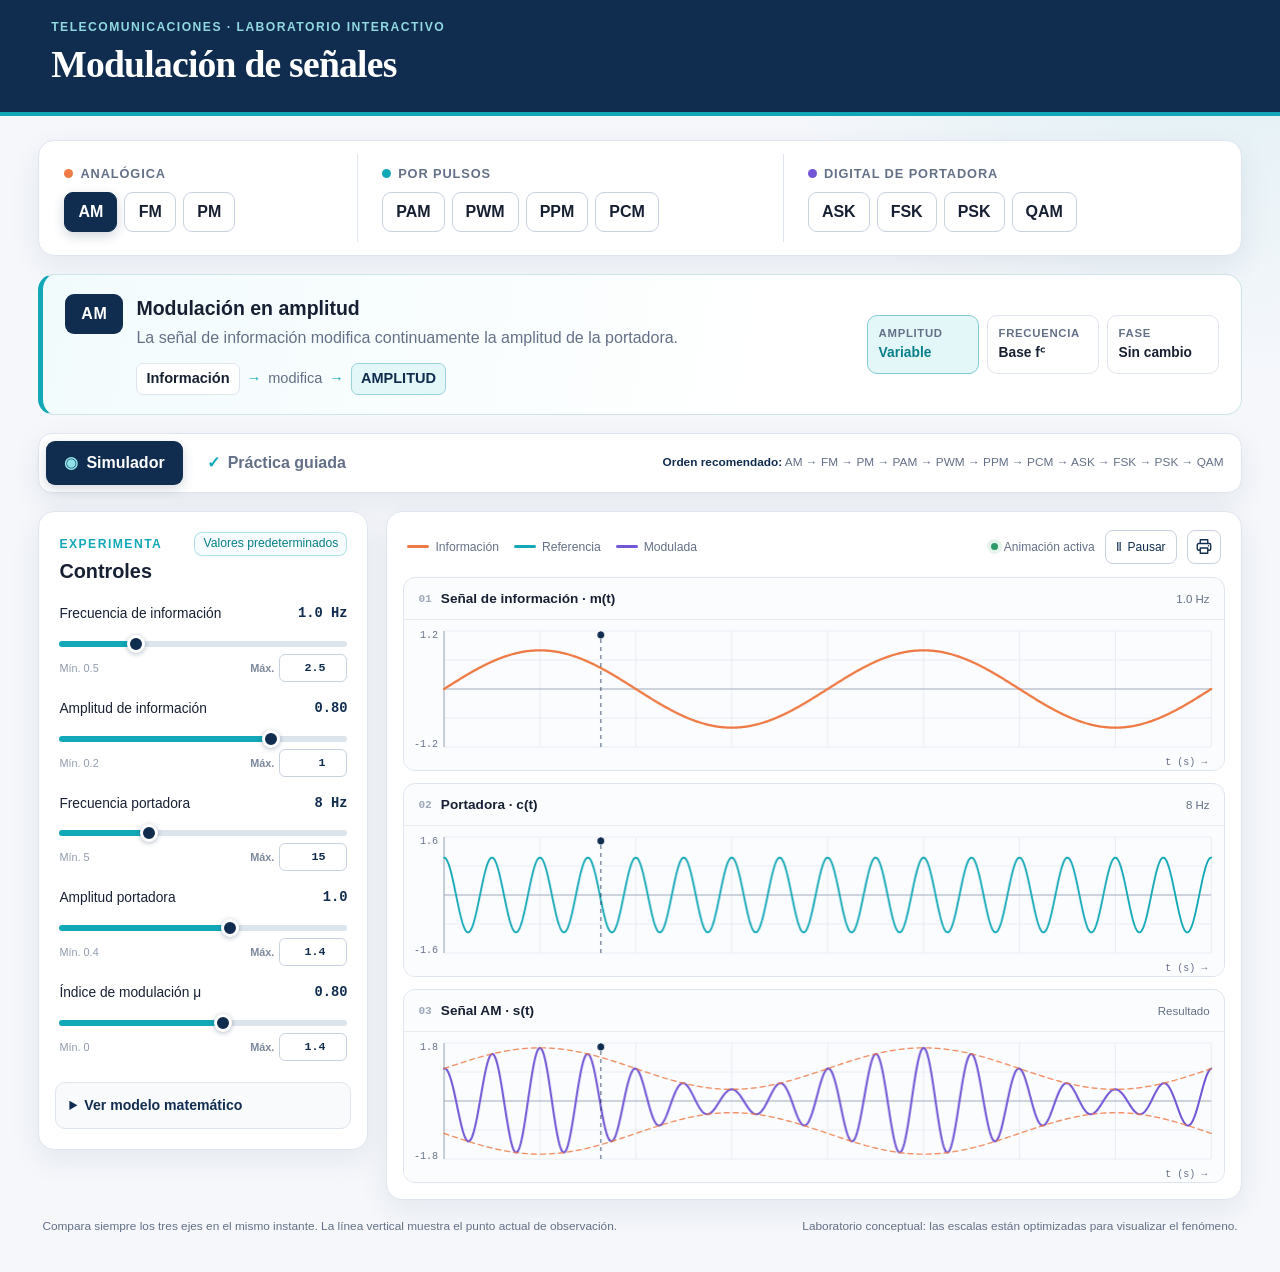
<file: index.html>
<!doctype html>
<html lang="es">
<head>
  <meta charset="UTF-8">
  <meta name="viewport" content="width=device-width, initial-scale=1.0">
  <meta name="description" content="Laboratorio interactivo para explorar modulaciones analógicas, por pulsos y digitales.">
  <title>Laboratorio de Modulación</title>
  <link rel="icon" type="image/svg+xml" href="favicon.svg">
  <link rel="stylesheet" href="styles.css">
</head>
<body>
  <header class="topbar">
    <div>
      <p class="eyebrow">Telecomunicaciones · Laboratorio interactivo</p>
      <h1>Modulación de señales</h1>
    </div>
  </header>

  <main>
    <nav class="modulation-picker" aria-label="Seleccionar modulación">
      <section class="family-group" aria-labelledby="family-analog">
        <div class="family-label"><span class="family-dot analog"></span><span id="family-analog">Analógica</span></div>
        <div class="mode-buttons">
          <button class="mode-button active" type="button" data-mode="AM">AM</button>
          <button class="mode-button" type="button" data-mode="FM">FM</button>
          <button class="mode-button" type="button" data-mode="PM">PM</button>
        </div>
      </section>

      <section class="family-group" aria-labelledby="family-pulse">
        <div class="family-label"><span class="family-dot pulse"></span><span id="family-pulse">Por pulsos</span></div>
        <div class="mode-buttons">
          <button class="mode-button" type="button" data-mode="PAM">PAM</button>
          <button class="mode-button" type="button" data-mode="PWM">PWM</button>
          <button class="mode-button" type="button" data-mode="PPM">PPM</button>
          <button class="mode-button" type="button" data-mode="PCM">PCM</button>
        </div>
      </section>

      <section class="family-group" aria-labelledby="family-digital">
        <div class="family-label"><span class="family-dot digital"></span><span id="family-digital">Digital de portadora</span></div>
        <div class="mode-buttons">
          <button class="mode-button" type="button" data-mode="ASK">ASK</button>
          <button class="mode-button" type="button" data-mode="FSK">FSK</button>
          <button class="mode-button" type="button" data-mode="PSK">PSK</button>
          <button class="mode-button" type="button" data-mode="QAM">QAM</button>
        </div>
      </section>
    </nav>

    <section class="concept-card" aria-live="polite">
      <div class="concept-main">
        <div class="mode-title-row">
          <span id="modeBadge" class="mode-badge">AM</span>
          <div>
            <h2 id="modeTitle">Modulación en amplitud</h2>
            <p id="modeSummary">La señal de información modifica continuamente la amplitud de la portadora.</p>
          </div>
        </div>
        <div id="changeFlow" class="change-flow" aria-label="Relación entre información y portadora"></div>
      </div>
      <div id="propertyIndicators" class="property-indicators"></div>
    </section>

    <div class="view-tabs" role="tablist" aria-label="Modo de aprendizaje">
      <button id="simulatorTabButton" class="view-tab active" type="button" role="tab" aria-selected="true" aria-controls="simulatorTab" data-view="simulator">
        <span aria-hidden="true">◉</span> Simulador
      </button>
      <button id="practiceTabButton" class="view-tab" type="button" role="tab" aria-selected="false" aria-controls="practiceTab" data-view="practice">
        <span aria-hidden="true">✓</span> Práctica guiada
      </button>
      <p class="recommended-order"><strong>Orden recomendado:</strong> AM → FM → PM → PAM → PWM → PPM → PCM → ASK → FSK → PSK → QAM</p>
    </div>

    <section id="simulatorTab" class="view-panel" role="tabpanel" aria-labelledby="simulatorTabButton">
      <div id="activeTaskBanner" class="active-task-banner hidden" aria-live="polite">
        <div>
          <span id="activeTaskLabel" class="task-label"></span>
          <p id="activeTaskText"></p>
        </div>
        <button id="backToGuide" class="secondary-button" type="button">Volver a la guía</button>
      </div>

      <div class="workspace">
      <aside class="control-panel">
        <div class="panel-heading">
          <div class="panel-heading-topline">
            <p class="section-kicker">Experimenta</p>
            <button id="defaultsButton" class="text-button" type="button">Valores predeterminados</button>
          </div>
          <h2>Controles</h2>
        </div>

        <div id="bitInputGroup" class="control-group hidden">
          <label for="bitSequence">Secuencia de bits</label>
          <div class="bit-input-row">
            <input id="bitSequence" type="text" inputmode="numeric" value="10110010" maxlength="16" aria-describedby="bitHelp">
            <button id="randomBits" type="button" aria-label="Generar secuencia aleatoria">Aleatoria</button>
          </div>
          <p id="bitHelp" class="control-help">Escribe entre 4 y 16 bits. En QAM se agrupan de dos en dos.</p>
        </div>

        <div id="dynamicControls"></div>

        <details class="math-details">
          <summary>Ver modelo matemático</summary>
          <div id="equation" class="equation"></div>
          <p id="equationNote" class="equation-note"></p>
        </details>

      </aside>

      <section class="visualization-panel" aria-label="Visualización de señales">
        <div class="scope-toolbar">
          <div class="legend" aria-label="Leyenda">
            <span><i class="legend-line info"></i>Información</span>
            <span><i class="legend-line reference"></i>Referencia</span>
            <span><i class="legend-line output"></i>Modulada</span>
          </div>
          <div class="scope-actions">
            <div class="time-status"><span class="live-dot"></span><span id="timeStatus">Animación activa</span></div>
            <button id="playPause" class="animation-button" type="button" aria-label="Pausar animación">
              <span id="playIcon" aria-hidden="true">Ⅱ</span><span id="playText">Pausar</span>
            </button>
            <button id="exportPng" class="export-button" type="button" title="Descargar evidencia gráfica en PNG" aria-label="Descargar evidencia gráfica en formato PNG">
              <svg viewBox="0 0 24 24" aria-hidden="true">
                <path d="M7 8V3h10v5M7 17H5a2 2 0 0 1-2-2v-5a2 2 0 0 1 2-2h14a2 2 0 0 1 2 2v5a2 2 0 0 1-2 2h-2M7 14h10v7H7z"/>
                <circle cx="18" cy="11" r="1" class="printer-dot"/>
              </svg>
            </button>
          </div>
        </div>

        <article class="scope-card">
          <div class="scope-title">
            <div><span class="plot-number">01</span><h3 id="plot1Title">Señal de información · m(t)</h3></div>
            <span id="plot1Meta">Senoidal</span>
          </div>
          <canvas id="plot1" role="img" aria-label="Gráfica de la señal de información"></canvas>
        </article>

        <article class="scope-card">
          <div class="scope-title">
            <div><span class="plot-number">02</span><h3 id="plot2Title">Portadora · c(t)</h3></div>
            <span id="plot2Meta">Referencia</span>
          </div>
          <canvas id="plot2" role="img" aria-label="Gráfica de la señal portadora o de referencia"></canvas>
        </article>

        <article class="scope-card output-card">
          <div class="scope-title">
            <div><span class="plot-number">03</span><h3 id="plot3Title">Señal modulada · s(t)</h3></div>
            <span id="plot3Meta">Resultado</span>
          </div>
          <canvas id="plot3" role="img" aria-label="Gráfica de la señal modulada"></canvas>
        </article>

        <section id="specialView" class="special-view hidden" aria-live="polite">
          <div class="special-heading">
            <div>
              <p id="specialKicker" class="section-kicker">Vista complementaria</p>
              <h3 id="specialTitle"></h3>
            </div>
            <p id="specialDescription"></p>
          </div>
          <canvas id="specialCanvas" role="img" aria-label="Visualización complementaria"></canvas>
          <div id="pcmPipeline" class="pcm-pipeline hidden"></div>
        </section>
      </section>
      </div>
    </section>

    <section id="practiceTab" class="view-panel practice-panel hidden" role="tabpanel" aria-labelledby="practiceTabButton">
      <div class="practice-header">
        <div>
          <p class="section-kicker">Aprende experimentando</p>
          <h2 id="practiceTitle">Práctica guiada · AM</h2>
          <p id="practiceObjective"></p>
        </div>
        <span id="practicePosition" class="practice-position">1 de 11</span>
      </div>

      <nav id="practiceOrder" class="practice-order" aria-label="Orden recomendado de prácticas"></nav>

      <div class="practice-shell">
        <aside class="practice-navigation">
          <p class="practice-nav-title">Etapas de la práctica</p>
          <div id="practiceStageButtons" class="practice-stage-buttons"></div>
          <div class="practice-progress-track" aria-hidden="true"><span id="practiceProgressBar"></span></div>
          <p id="practiceProgressText" class="practice-progress-text"></p>
        </aside>

        <article id="practiceContent" class="practice-content" aria-live="polite"></article>
      </div>
    </section>

    <footer>
      <p>Compara siempre los tres ejes en el mismo instante. La línea vertical muestra el punto actual de observación.</p>
      <p>Laboratorio conceptual: las escalas están optimizadas para visualizar el fenómeno.</p>
    </footer>
  </main>

  <script src="app.js"></script>
</body>
</html>
</file>
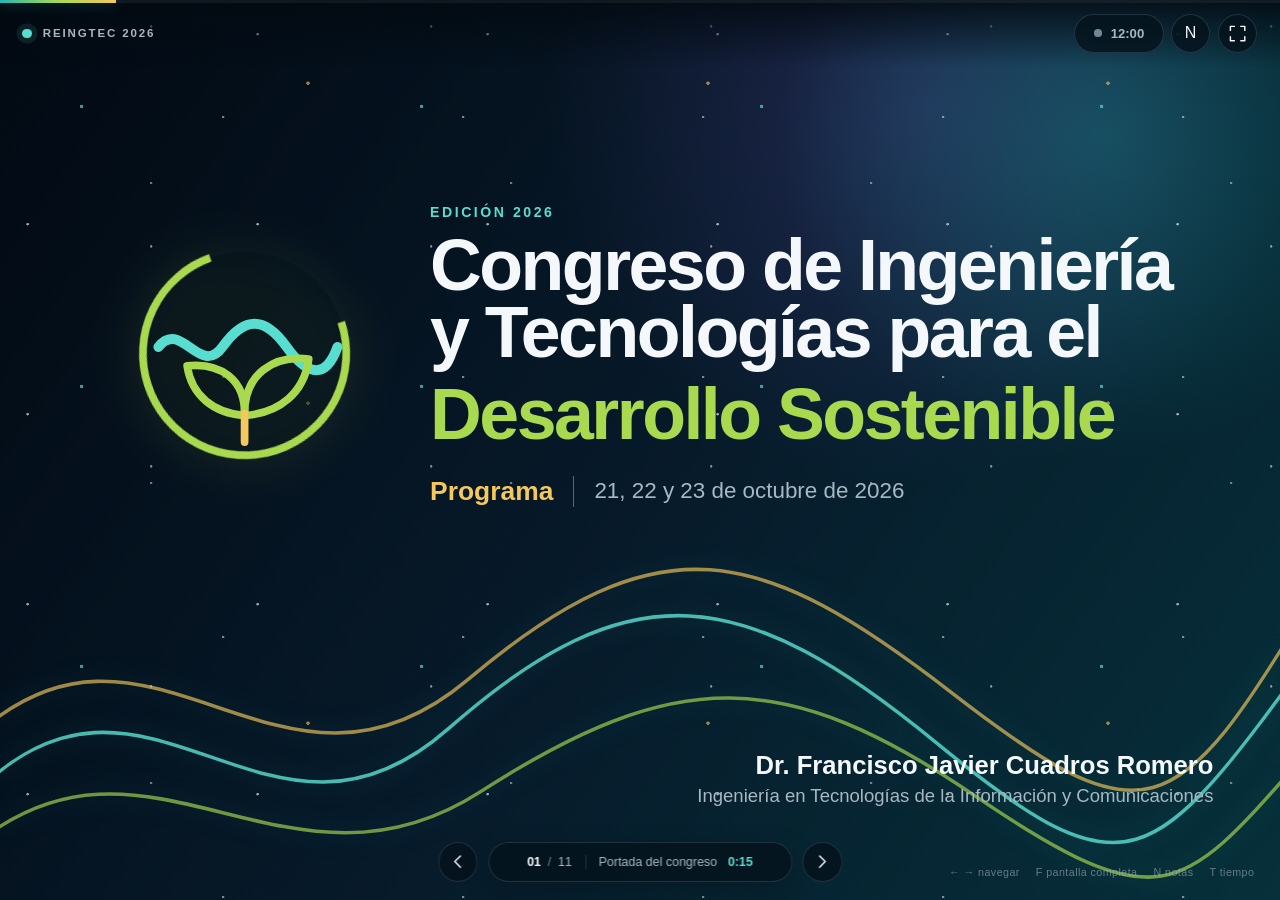
<file: presentacion/index.html>
<!doctype html>
<html lang="es">
  <head>
    <meta charset="utf-8">
    <meta name="viewport" content="width=device-width, initial-scale=1">
    <meta name="theme-color" content="#07141f">
    <meta
      name="description"
      content="Presentación del simulador web didáctico para el aprendizaje de modulaciones analógicas y digitales."
    >
    <title>Simulador web didáctico de modulación</title>
    <link rel="icon" href="../favicon.svg" type="image/svg+xml">
    <link rel="stylesheet" href="styles.css">
  </head>
  <body>
    <div class="presentation-shell">
      <header class="presenter-bar" aria-label="Controles de la presentación">
        <div class="presenter-brand">
          <span class="brand-pulse" aria-hidden="true"></span>
          <span>REINGTEC 2026</span>
        </div>

        <div class="presenter-actions">
          <button class="timer" id="timer" type="button" title="Iniciar o pausar el temporizador (T)">
            <span class="timer-dot" aria-hidden="true"></span>
            <span id="timerValue">12:00</span>
          </button>
          <button class="icon-button" id="notesButton" type="button" title="Mostrar notas (N)" aria-pressed="false">
            <span aria-hidden="true">N</span>
            <span class="sr-only">Mostrar notas del presentador</span>
          </button>
          <button class="icon-button" id="fullscreenButton" type="button" title="Pantalla completa (F)">
            <svg viewBox="0 0 24 24" aria-hidden="true">
              <path d="M8 3H3v5M16 3h5v5M8 21H3v-5M16 21h5v-5"></path>
            </svg>
            <span class="sr-only">Activar pantalla completa</span>
          </button>
        </div>
      </header>

      <div class="progress-track" aria-hidden="true">
        <div class="progress-value" id="progressValue"></div>
      </div>

      <main class="deck" id="deck">
        <section class="slide slide-cover is-active" data-title="Portada del congreso" data-time="0:15" aria-hidden="false">
          <div class="stars" aria-hidden="true"></div>
          <svg class="cover-waves" viewBox="0 0 1600 420" preserveAspectRatio="none" aria-hidden="true">
            <path class="wave wave-a" d="M-40 290 C180 80 330 390 560 210 S930 50 1170 225 S1440 370 1640 125"></path>
            <path class="wave wave-b" d="M-40 345 C180 175 355 420 600 280 S980 140 1220 285 S1480 390 1640 230"></path>
            <path class="wave wave-c" d="M-40 225 C185 30 345 335 585 155 S950 5 1190 170 S1470 320 1640 65"></path>
          </svg>

          <div class="cover-layout">
            <div class="event-emblem" aria-hidden="true">
              <svg viewBox="0 0 220 220">
                <circle cx="110" cy="110" r="92"></circle>
                <path class="emblem-wave" d="M32 104 C52 78 70 132 90 104 S128 76 148 104 S184 132 194 104"></path>
                <path class="emblem-leaf" d="M110 166 C109 128 137 111 168 115 C164 145 142 164 110 166Z"></path>
                <path class="emblem-leaf" d="M110 166 C111 133 88 118 58 121 C62 148 82 164 110 166Z"></path>
                <path class="emblem-stem" d="M110 164 L110 190"></path>
              </svg>
            </div>

            <div class="cover-copy">
              <p class="eyebrow">Edición 2026</p>
              <h1>Congreso de Ingeniería y Tecnologías para el <span>Desarrollo Sostenible</span></h1>
              <div class="event-date">
                <strong>Programa</strong>
                <span>21, 22 y 23 de octubre de 2026</span>
              </div>
            </div>
          </div>

          <footer class="cover-author">
            <strong>Dr. Francisco Javier Cuadros Romero</strong>
            <span>Ingeniería en Tecnologías de la Información y Comunicaciones</span>
          </footer>

          <div class="speaker-notes">
            <p><strong>Tiempo:</strong> 15 segundos.</p>
            <p>Dar la bienvenida y agradecer la invitación. No explicar todavía la aplicación.</p>
          </div>
        </section>

        <section class="slide slide-title" data-title="Título del trabajo" data-time="0:25" aria-hidden="true">
          <div class="signal-orbit signal-orbit-one" aria-hidden="true"></div>
          <div class="signal-orbit signal-orbit-two" aria-hidden="true"></div>
          <div class="title-content">
            <p class="eyebrow">Trabajo presentado</p>
            <h2>Simulador web didáctico para el aprendizaje de modulaciones analógicas y digitales</h2>

            <div class="author-grid">
              <article class="author-card author-primary">
                <span class="author-role">Autor principal</span>
                <strong>Dr. Francisco Javier Cuadros Romero</strong>
              </article>
              <article class="author-card">
                <span class="author-role">Coautor</span>
                <strong>José Martín Oropeza Méndez</strong>
              </article>
              <article class="author-card">
                <span class="author-role">Coautor</span>
                <strong>Humberto Giovany Neri Pérez</strong>
              </article>
            </div>

            <p class="institution-line">
              Ingeniería en Tecnologías de la Información y Comunicaciones<br>
              Tecnológico Nacional de México · ITS del Occidente del Estado de Hidalgo
            </p>
          </div>

          <div class="speaker-notes">
            <p><strong>Tiempo:</strong> 25 segundos.</p>
            <p>Presentar el título y a los coautores. Adelantar que se mostrará la aplicación en funcionamiento.</p>
          </div>
        </section>

        <section class="slide slide-definition" data-title="Qué es modulación" data-time="0:55" aria-hidden="true">
          <header class="slide-heading">
            <p class="eyebrow">Punto de partida</p>
            <h2>¿Qué es modulación?</h2>
            <p class="lead">Es hacer que una señal portadora cambie de acuerdo con la información que queremos transmitir.</p>
          </header>

          <div class="definition-layout">
            <div class="signal-stack" aria-label="Representación de información, portadora y señal modulada">
              <div class="signal-row signal-information">
                <div class="signal-label"><span>01</span> Información</div>
                <svg viewBox="0 0 620 96" preserveAspectRatio="none" aria-hidden="true">
                  <path d="M0 48 C52 5 102 5 154 48 S257 91 309 48 S412 5 464 48 S568 91 620 48"></path>
                </svg>
              </div>
              <div class="signal-row signal-carrier">
                <div class="signal-label"><span>02</span> Portadora</div>
                <svg viewBox="0 0 620 96" preserveAspectRatio="none" aria-hidden="true">
                  <path d="M0 48 C12 8 25 8 38 48 S64 88 77 48 S102 8 115 48 S141 88 154 48 S180 8 193 48 S218 88 231 48 S257 8 270 48 S296 88 309 48 S334 8 347 48 S373 88 386 48 S412 8 425 48 S450 88 463 48 S489 8 502 48 S528 88 541 48 S567 8 580 48 S607 88 620 48"></path>
                </svg>
              </div>
              <div class="signal-row signal-modulated">
                <div class="signal-label"><span>03</span> Resultado</div>
                <svg viewBox="0 0 620 96" preserveAspectRatio="none" aria-hidden="true">
                  <path d="M0 48 C12 13 25 13 38 48 S64 82 77 48 S102 2 115 48 S141 94 154 48 S180 19 193 48 S218 77 231 48 S257 32 270 48 S296 64 309 48 S334 30 347 48 S373 67 386 48 S412 15 425 48 S450 84 463 48 S489 3 502 48 S528 93 541 48 S567 18 580 48 S607 79 620 48"></path>
                </svg>
              </div>
            </div>

            <div class="definition-copy">
              <p>No cambiamos el mensaje: lo <strong>adaptamos</strong> para que pueda viajar por el medio de transmisión.</p>
              <div class="change-list">
                <span><i class="dot dot-orange"></i>Amplitud</span>
                <span><i class="dot dot-teal"></i>Frecuencia</span>
                <span><i class="dot dot-purple"></i>Fase</span>
              </div>
              <p class="plain-language">La idea matemática puede ser compleja. La idea visual es sencilla: <strong>observar qué cambia y por qué.</strong></p>
            </div>
          </div>

          <div class="speaker-notes">
            <p><strong>Tiempo:</strong> 55 segundos.</p>
            <p>Explicar para estudiantes de primeros semestres: la información modifica alguna propiedad de una portadora. Señalar las tres filas y después amplitud, frecuencia y fase.</p>
          </div>
        </section>

        <section class="slide slide-problem" data-title="El problema de enseñanza" data-time="1:05" aria-hidden="true">
          <header class="slide-heading compact">
            <p class="eyebrow">Motivación</p>
            <h2>Entre el pizarrón y el formalismo matemático falta un puente</h2>
          </header>

          <div class="problem-grid">
            <article class="problem-card chalk-card">
              <div class="problem-icon" aria-hidden="true">
                <svg viewBox="0 0 64 64">
                  <path d="M8 12h48v34H8zM18 54h28M24 46l-5 8M40 46l5 8"></path>
                  <path class="accent" d="M14 31c7-14 12 14 19 0s12 14 19 0"></path>
                </svg>
              </div>
              <p class="problem-number">Extremo 01</p>
              <h3>Explicar tres señales a la vez</h3>
              <p>En el pizarrón resulta difícil mostrar de forma sincronizada qué cambia en cada instante.</p>
            </article>

            <article class="problem-card book-card">
              <div class="problem-icon" aria-hidden="true">
                <svg viewBox="0 0 64 64">
                  <path d="M10 12h17c5 0 8 3 8 8v33c0-5-3-8-8-8H10zM54 12H37v41c0-5 3-8 8-8h9z"></path>
                  <path class="accent" d="M16 21h12M16 28h9M42 21h7M42 28h9"></path>
                </svg>
              </div>
              <p class="problem-number">Extremo 02</p>
              <h3>Comenzar directamente con ecuaciones</h3>
              <p>El rigor es necesario, pero puede ser denso cuando todavía no existe una representación intuitiva.</p>
            </article>
          </div>

          <div class="bridge-statement">
            <span>El puente que buscamos</span>
            <strong>Intuición primero. Formalización después.</strong>
          </div>

          <p class="citation-line">De Jong y Van Joolingen, 1998 · Rutten et al., 2012 · Wieman et al., 2008</p>

          <div class="speaker-notes">
            <p><strong>Tiempo:</strong> 1 minuto 5 segundos.</p>
            <p>No presentar los libros como un problema: aclarar que son necesarios. El problema es el orden de entrada para un estudiante que aún no visualiza el fenómeno.</p>
          </div>
        </section>

        <section class="slide slide-hypothesis" data-title="Hipótesis de diseño" data-time="0:50" aria-hidden="true">
          <header class="slide-heading centered">
            <p class="eyebrow">Hipótesis de diseño</p>
            <h2>Un simulador por sí solo no garantiza aprendizaje</h2>
            <p class="lead">La exploración necesita intención, orientación y una forma breve de comprobar lo comprendido.</p>
          </header>

          <div class="learning-flow" aria-label="Flujo explorar, guiar y comprobar">
            <article class="flow-step">
              <span class="flow-index">01</span>
              <div class="flow-symbol flow-symbol-wave" aria-hidden="true"></div>
              <h3>Experimentar</h3>
              <p>Modificar parámetros y observar consecuencias.</p>
            </article>
            <span class="flow-arrow" aria-hidden="true">→</span>
            <article class="flow-step">
              <span class="flow-index">02</span>
              <div class="flow-symbol flow-symbol-path" aria-hidden="true"></div>
              <h3>Guiar</h3>
              <p>Proponer tareas concretas y pedir predicciones.</p>
            </article>
            <span class="flow-arrow" aria-hidden="true">→</span>
            <article class="flow-step">
              <span class="flow-index">03</span>
              <div class="flow-symbol flow-symbol-check" aria-hidden="true">✓</div>
              <h3>Comprobar</h3>
              <p>Responder tres preguntas por cada modulación.</p>
            </article>
          </div>

          <div class="speaker-notes">
            <p><strong>Tiempo:</strong> 50 segundos.</p>
            <p>Explicar que el valor diferencial no es el simulador aislado, sino la integración de estas tres capas.</p>
          </div>
        </section>

        <section class="slide slide-solution" data-title="La solución" data-time="1:15" aria-hidden="true">
          <div class="solution-copy">
            <header class="slide-heading compact">
              <p class="eyebrow">La solución</p>
              <h2>Una experiencia completa dentro del navegador</h2>
            </header>

            <div class="feature-list">
              <article>
                <strong>13</strong>
                <span>esquemas de modulación</span>
              </article>
              <article>
                <strong>3</strong>
                <span>gráficas sincronizadas</span>
              </article>
              <article>
                <strong>33</strong>
                <span>microexperimentos guiados</span>
              </article>
              <article>
                <strong>0</strong>
                <span>dependencias externas</span>
              </article>
            </div>

            <ul class="clean-list">
              <li>Modulación analógica, por pulsos y digital de portadora.</li>
              <li>Constelaciones para PSK y QAM; etapas del proceso PCM.</li>
              <li>Exportación PNG para integrar evidencias al reporte.</li>
              <li>Ejecución local cuando la conectividad es inestable.</li>
            </ul>
          </div>

          <div class="browser-frame" aria-label="Vista previa de la aplicación">
            <div class="browser-chrome">
              <span></span><span></span><span></span>
              <div class="address">Laboratorio interactivo de modulación</div>
            </div>
            <iframe src="../index.html" title="Vista previa del simulador de modulación" loading="lazy" tabindex="-1"></iframe>
            <div class="browser-shield" aria-hidden="true"></div>
          </div>

          <div class="speaker-notes">
            <p><strong>Tiempo:</strong> 1 minuto 15 segundos.</p>
            <p>Presentar el alcance sin enumerar las trece técnicas. Destacar que funciona localmente y que la guía está integrada.</p>
          </div>
        </section>

        <section class="slide slide-demo" data-title="Demostración" data-time="3:00" aria-hidden="true">
          <header class="slide-heading compact">
            <p class="eyebrow">Demostración en vivo · 3 minutos</p>
            <h2>De mover un parámetro a explicar un fenómeno</h2>
          </header>

          <div class="demo-layout">
            <ol class="demo-script">
              <li>
                <span class="demo-time">1:00</span>
                <div>
                  <strong>AM: hacer visible la relación causal</strong>
                  <p>Modificar el índice de modulación y comparar información, portadora y resultado.</p>
                </div>
              </li>
              <li>
                <span class="demo-time">1:00</span>
                <div>
                  <strong>Práctica guiada: convertir exploración en tarea</strong>
                  <p>Mostrar un microexperimento, la predicción solicitada y las tres preguntas.</p>
                </div>
              </li>
              <li>
                <span class="demo-time">1:00</span>
                <div>
                  <strong>16-QAM: constelación y evidencia</strong>
                  <p>Cambiar la secuencia, observar símbolos y exportar la visualización en PNG.</p>
                </div>
              </li>
            </ol>

            <div class="demo-launch">
              <div class="demo-rings" aria-hidden="true"><span></span><span></span><span></span></div>
              <p>La presentación permanecerá abierta en esta pestaña.</p>
              <a class="primary-action" href="../index.html" target="_blank" rel="noopener">
                Abrir simulador
                <svg viewBox="0 0 24 24" aria-hidden="true"><path d="M8 5h11v11M19 5 5 19"></path></svg>
              </a>
              <span class="keyboard-tip">Al terminar, regresa a esta pestaña y presiona →</span>
            </div>
          </div>

          <div class="speaker-notes">
            <p><strong>Tiempo:</strong> 3 minutos.</p>
            <p>Ensayar esta secuencia completa. Si falla la apertura, continuar con la vista previa de la diapositiva anterior y explicar verbalmente los mismos tres pasos.</p>
          </div>
        </section>

        <section class="slide slide-method" data-title="Desarrollo iterativo" data-time="0:50" aria-hidden="true">
          <header class="slide-heading centered compact">
            <p class="eyebrow">Metodología de desarrollo</p>
            <h2>Tres incrementos, cada uno utilizable</h2>
          </header>

          <div class="iteration-line" aria-label="Tres iteraciones del desarrollo">
            <article class="iteration">
              <span class="iteration-number">01</span>
              <div class="iteration-marker"></div>
              <h3>Visualizar</h3>
              <p>Simulador, controles y tres gráficas sincronizadas.</p>
            </article>
            <article class="iteration">
              <span class="iteration-number">02</span>
              <div class="iteration-marker"></div>
              <h3>Aprender</h3>
              <p>Guías por modulación y tres reactivos de autoevaluación.</p>
            </article>
            <article class="iteration">
              <span class="iteration-number">03</span>
              <div class="iteration-marker"></div>
              <h3>Evidenciar</h3>
              <p>Ajustes de interfaz y exportación con constelaciones y PCM.</p>
            </article>
          </div>

          <p class="method-caption">HTML · CSS · JavaScript · Canvas · Sin frameworks</p>

          <div class="speaker-notes">
            <p><strong>Tiempo:</strong> 50 segundos.</p>
            <p>Explicar por qué el desarrollo fue iterativo: la guía, evaluación y exportación surgieron después del simulador inicial.</p>
          </div>
        </section>

        <section class="slide slide-classroom" data-title="Experiencia en aula" data-time="1:15" aria-hidden="true">
          <header class="slide-heading compact">
            <p class="eyebrow">Primera prueba exploratoria</p>
            <h2>La aplicación llegó al aula</h2>
          </header>

          <div class="classroom-grid">
            <div class="metric-card metric-students">
              <strong>25</strong>
              <span>estudiantes</span>
              <small>quinto semestre</small>
            </div>
            <div class="metric-card">
              <strong>2</strong>
              <span>personas por equipo</span>
              <small>trabajo colaborativo</small>
            </div>
            <div class="metric-card">
              <strong>≈2 h</strong>
              <span>de actividad</span>
              <small>una sesión</small>
            </div>
          </div>

          <div class="observation-strip">
            <span class="observation-label">Fuente de información</span>
            <p>Observación directa del docente y comentarios informales al finalizar.</p>
          </div>

          <div class="speaker-notes">
            <p><strong>Tiempo:</strong> 1 minuto 15 segundos.</p>
            <p>Describir la organización y el tiempo. Aclarar desde aquí que fue una prueba exploratoria, no un diseño experimental.</p>
          </div>
        </section>

        <section class="slide slide-results" data-title="Resultados y límites" data-time="1:15" aria-hidden="true">
          <header class="slide-heading compact">
            <p class="eyebrow">Resultados y discusión</p>
            <h2>Lo observado y lo que todavía falta demostrar</h2>
          </header>

          <div class="results-grid">
            <article class="results-column observed">
              <span class="column-tag">Observado</span>
              <ul>
                <li>Actividad sostenida durante la sesión.</li>
                <li>Predicciones antes de mover los controles.</li>
                <li>Comparación y discusión de las señales.</li>
                <li>Comentarios favorables sobre interfaz y guías.</li>
              </ul>
            </article>
            <article class="results-column pending">
              <span class="column-tag">Pendiente de medir</span>
              <ul>
                <li>Ganancia de aprendizaje mediante preprueba y posprueba.</li>
                <li>Usabilidad mediante un instrumento validado.</li>
                <li>Intentos, tiempos y dificultades por modulación.</li>
                <li>Comparación con otra estrategia didáctica.</li>
              </ul>
            </article>
          </div>

          <p class="evidence-statement"><strong>Aceptación inicial y viabilidad operativa</strong> no equivalen todavía a eficacia demostrada.</p>

          <div class="speaker-notes">
            <p><strong>Tiempo:</strong> 1 minuto 15 segundos.</p>
            <p>Destacar la conversación técnica entre parejas. Cerrar con la limitación: no presentar atención o comentarios como evidencia cuantitativa de aprendizaje.</p>
          </div>
        </section>

        <section class="slide slide-closing" data-title="Conclusiones" data-time="0:55" aria-hidden="true">
          <div class="closing-grid">
            <div class="closing-message">
              <p class="eyebrow">Conclusión</p>
              <h2>La aportación no es solo visualizar señales.</h2>
              <p class="closing-lead">Es integrar <strong>experimentación</strong>, <strong>orientación</strong> y <strong>evaluación breve</strong> en un recurso ligero que puede funcionar sin conexión.</p>

              <div class="next-steps">
                <span>Siguiente etapa</span>
                <p>Medir aprendizaje, usabilidad e iteraciones para mejorar cada guía.</p>
              </div>
            </div>

            <div class="closing-link">
              <a
                class="repo-qr"
                href="https://github.com/JavierProjects/AppModulacion"
                target="_blank"
                rel="noopener"
                aria-label="Abrir el repositorio de la aplicación"
              >
                <img src="assets/repo-qr.svg" alt="Código QR del repositorio AppModulacion">
              </a>
              <p>Aplicación y código fuente</p>
              <a href="https://github.com/JavierProjects/AppModulacion" target="_blank" rel="noopener">
                <span>github.com/JavierProjects/</span>
                <span>AppModulacion</span>
              </a>
              <strong>Gracias</strong>
            </div>
          </div>

          <div class="speaker-notes">
            <p><strong>Tiempo:</strong> 55 segundos.</p>
            <p>Recuperar los tres componentes y terminar con una frase breve. Dejar visible el repositorio durante las preguntas.</p>
          </div>
        </section>
      </main>

      <aside class="notes-panel" id="notesPanel" aria-hidden="true">
        <div class="notes-heading">
          <span>Notas del presentador</span>
          <button id="closeNotesButton" type="button" aria-label="Cerrar notas">×</button>
        </div>
        <div id="notesContent"></div>
      </aside>

      <footer class="navigation-bar">
        <button class="nav-button" id="previousButton" type="button" aria-label="Diapositiva anterior">
          <svg viewBox="0 0 24 24" aria-hidden="true"><path d="m15 5-7 7 7 7"></path></svg>
        </button>
        <div class="slide-status" aria-live="polite">
          <span id="slideNumber">01</span>
          <span class="slide-divider">/</span>
          <span id="slideTotal">11</span>
          <span class="slide-name" id="slideName">Portada del congreso</span>
          <span class="slide-time" id="slideTime">0:20</span>
        </div>
        <button class="nav-button" id="nextButton" type="button" aria-label="Diapositiva siguiente">
          <svg viewBox="0 0 24 24" aria-hidden="true"><path d="m9 5 7 7-7 7"></path></svg>
        </button>
      </footer>

      <div class="shortcut-hint" id="shortcutHint" aria-hidden="true">
        <span>← → navegar</span>
        <span>F pantalla completa</span>
        <span>N notas</span>
        <span>T tiempo</span>
      </div>
    </div>

    <script src="presentation.js"></script>
  </body>
</html>
</file>
<file: styles.css>
:root {
  --ink: #172033;
  --muted: #647087;
  --paper: #f5f7fb;
  --surface: #ffffff;
  --line: #dfe5ee;
  --line-strong: #c8d1df;
  --navy: #102d4f;
  --navy-soft: #e9f0f8;
  --cyan: #13a8b7;
  --cyan-soft: #e4f7f8;
  --orange: #ee7b45;
  --orange-soft: #fff0e9;
  --violet: #7357d6;
  --violet-soft: #eeeafd;
  --green: #2b9a68;
  --shadow: 0 10px 30px rgba(28, 45, 74, 0.08);
  --radius: 16px;
}

* { box-sizing: border-box; }

html { color-scheme: light; }

body {
  margin: 0;
  min-width: 320px;
  background:
    radial-gradient(circle at 94% -5%, rgba(19, 168, 183, 0.11), transparent 28rem),
    var(--paper);
  color: var(--ink);
  font-family: Inter, ui-sans-serif, -apple-system, BlinkMacSystemFont, "Segoe UI", sans-serif;
  font-size: 16px;
  line-height: 1.5;
}

button, input { font: inherit; }

button { cursor: pointer; }

button:focus-visible,
input:focus-visible,
summary:focus-visible {
  outline: 3px solid rgba(19, 168, 183, 0.28);
  outline-offset: 2px;
}

.topbar {
  min-height: 88px;
  padding: 18px clamp(20px, 4vw, 64px);
  display: flex;
  align-items: center;
  justify-content: space-between;
  gap: 24px;
  color: white;
  background: var(--navy);
  border-bottom: 4px solid var(--cyan);
}

.topbar h1 {
  margin: 1px 0 0;
  font-family: Georgia, "Times New Roman", serif;
  font-size: clamp(1.65rem, 3vw, 2.35rem);
  font-weight: 600;
  letter-spacing: -0.02em;
}

.eyebrow,
.section-kicker {
  margin: 0;
  color: #90d9e0;
  font-size: 0.76rem;
  font-weight: 800;
  letter-spacing: 0.12em;
  text-transform: uppercase;
}

main { padding: 24px clamp(16px, 3vw, 46px) 36px; }

.modulation-picker {
  max-width: 1500px;
  margin: 0 auto 18px;
  padding: 13px;
  display: grid;
  grid-template-columns: 0.85fr 1.15fr 1.2fr;
  gap: 12px;
  background: var(--surface);
  border: 1px solid var(--line);
  border-radius: var(--radius);
  box-shadow: var(--shadow);
}

.family-group {
  min-width: 0;
  padding: 10px 12px;
  border-right: 1px solid var(--line);
}

.family-group:last-child { border-right: 0; }

.family-label {
  margin-bottom: 9px;
  display: flex;
  align-items: center;
  gap: 7px;
  color: var(--muted);
  font-size: 0.8rem;
  font-weight: 800;
  letter-spacing: 0.07em;
  text-transform: uppercase;
}

.family-dot { width: 9px; height: 9px; border-radius: 50%; }
.family-dot.analog { background: var(--orange); }
.family-dot.pulse { background: var(--cyan); }
.family-dot.digital { background: var(--violet); }

.mode-buttons { display: flex; flex-wrap: wrap; gap: 7px; }

.mode-button {
  min-width: 52px;
  min-height: 40px;
  padding: 7px 13px;
  border: 1px solid var(--line-strong);
  border-radius: 9px;
  color: var(--ink);
  background: #fff;
  font-weight: 800;
  transition: transform 120ms ease, background 120ms ease, color 120ms ease, border-color 120ms ease;
}

.mode-button:hover { transform: translateY(-1px); border-color: var(--navy); }
.mode-button.active { color: white; background: var(--navy); border-color: var(--navy); box-shadow: 0 4px 12px rgba(16, 45, 79, 0.2); }

.concept-card {
  max-width: 1500px;
  margin: 0 auto 18px;
  padding: 19px 22px;
  display: grid;
  grid-template-columns: 1fr auto;
  align-items: center;
  gap: 24px;
  border: 1px solid #cfe4e7;
  border-left: 5px solid var(--cyan);
  border-radius: var(--radius);
  background: linear-gradient(100deg, #f2fbfc, #fff 62%);
}

.mode-title-row { display: flex; align-items: flex-start; gap: 13px; }
.mode-title-row h2 { margin: 0; font-size: 1.22rem; }
.mode-title-row p { margin: 3px 0 0; color: var(--muted); }

.mode-badge {
  min-width: 58px;
  padding: 8px 10px;
  display: inline-flex;
  justify-content: center;
  border-radius: 9px;
  color: white;
  background: var(--navy);
  font-weight: 900;
  letter-spacing: 0.04em;
}

.change-flow {
  margin: 13px 0 0 71px;
  display: flex;
  flex-wrap: wrap;
  align-items: center;
  gap: 7px;
  color: var(--muted);
  font-size: 0.91rem;
}

.flow-chip { padding: 4px 9px; border-radius: 7px; background: #fff; border: 1px solid var(--line); color: var(--ink); font-weight: 700; }
.flow-target { color: var(--navy); border-color: #9ad4da; background: var(--cyan-soft); }
.flow-arrow { color: var(--cyan); font-weight: 900; }

.property-indicators { display: flex; gap: 8px; }

.property {
  min-width: 112px;
  padding: 9px 11px;
  border: 1px solid var(--line);
  border-radius: 10px;
  background: rgba(255,255,255,.78);
}

.property span { display: block; color: var(--muted); font-size: 0.71rem; font-weight: 800; letter-spacing: .06em; text-transform: uppercase; }
.property strong { display: block; margin-top: 1px; font-size: .86rem; }
.property.variable { border-color: #82cbd2; background: var(--cyan-soft); }
.property.variable strong { color: #087f8a; }

.view-tabs {
  max-width: 1500px;
  min-height: 58px;
  margin: 0 auto 18px;
  padding: 7px;
  display: flex;
  align-items: center;
  gap: 6px;
  border: 1px solid var(--line);
  border-radius: 14px;
  background: var(--surface);
  box-shadow: var(--shadow);
}

.view-tab {
  min-height: 43px;
  padding: 9px 17px;
  display: inline-flex;
  align-items: center;
  gap: 8px;
  border: 1px solid transparent;
  border-radius: 9px;
  color: var(--muted);
  background: transparent;
  font-weight: 850;
}

.view-tab:hover { color: var(--navy); background: #f3f6fa; }
.view-tab.active { color: white; background: var(--navy); box-shadow: 0 4px 12px rgba(16,45,79,.18); }
.view-tab span { color: var(--cyan); }
.view-tab.active span { color: #8ee2e8; }

.recommended-order {
  margin: 0 10px 0 auto;
  color: var(--muted);
  font-size: .74rem;
  text-align: right;
}

.recommended-order strong { color: var(--navy); }
.view-panel { max-width: 1500px; margin: 0 auto; }

.active-task-banner {
  margin-bottom: 13px;
  padding: 13px 15px;
  display: flex;
  align-items: center;
  justify-content: space-between;
  gap: 18px;
  border: 1px solid #b9dfe3;
  border-left: 5px solid var(--cyan);
  border-radius: 12px;
  background: #edf9fa;
}

.active-task-banner p { margin: 2px 0 0; color: var(--ink); font-size: .9rem; }
.task-label { color: #087f8a; font-size: .72rem; font-weight: 900; letter-spacing: .08em; text-transform: uppercase; }

.secondary-button,
.primary-action,
.practice-nav-button,
.check-answers,
.retry-button {
  min-height: 40px;
  padding: 8px 14px;
  border: 1px solid var(--line-strong);
  border-radius: 9px;
  color: var(--navy);
  background: white;
  font-weight: 800;
}

.secondary-button:hover,
.practice-nav-button:hover,
.retry-button:hover { border-color: var(--navy); background: #f5f8fb; }

.primary-action,
.check-answers {
  color: white;
  border-color: var(--navy);
  background: var(--navy);
}

.primary-action:hover,
.check-answers:hover { background: #1a416d; }

.practice-panel {
  overflow: hidden;
  border: 1px solid var(--line);
  border-radius: var(--radius);
  background: var(--surface);
  box-shadow: var(--shadow);
}

.practice-header {
  padding: 22px 25px;
  display: flex;
  align-items: flex-start;
  justify-content: space-between;
  gap: 20px;
  color: white;
  background: linear-gradient(120deg, var(--navy), #174a6c);
}

.practice-header .section-kicker { color: #83dbe2; }
.practice-header h2 { margin: 3px 0 3px; font-family: Georgia, "Times New Roman", serif; font-size: clamp(1.45rem, 2.5vw, 2rem); }
.practice-header p:last-child { max-width: 830px; margin: 0; color: #d7e6f0; }
.practice-position { flex: 0 0 auto; padding: 7px 11px; border: 1px solid rgba(255,255,255,.25); border-radius: 99px; color: #bfecef; background: rgba(255,255,255,.08); font-size: .78rem; font-weight: 800; }

.practice-order {
  padding: 12px 20px;
  display: flex;
  align-items: center;
  gap: 5px;
  overflow-x: auto;
  border-bottom: 1px solid var(--line);
  background: #f8fafc;
}

.order-label { margin-right: 5px; color: var(--muted); font-size: .72rem; font-weight: 800; white-space: nowrap; }
.order-arrow { color: #b5bfcc; font-size: .72rem; }
.order-mode {
  min-width: 42px;
  min-height: 31px;
  padding: 4px 8px;
  border: 1px solid var(--line);
  border-radius: 7px;
  color: var(--muted);
  background: white;
  font-size: .72rem;
  font-weight: 850;
}
.order-mode:hover { color: var(--navy); border-color: var(--navy); }
.order-mode.active { color: white; border-color: var(--violet); background: var(--violet); }

.practice-shell {
  min-height: 560px;
  display: grid;
  grid-template-columns: 260px minmax(0, 1fr);
}

.practice-navigation {
  padding: 22px 18px;
  border-right: 1px solid var(--line);
  background: #fbfcfe;
}

.practice-nav-title { margin: 0 0 12px; color: var(--muted); font-size: .73rem; font-weight: 850; letter-spacing: .08em; text-transform: uppercase; }
.practice-stage-buttons { display: grid; gap: 7px; }

.stage-button {
  width: 100%;
  min-height: 47px;
  padding: 8px 10px;
  display: grid;
  grid-template-columns: 29px 1fr;
  align-items: center;
  gap: 8px;
  border: 1px solid transparent;
  border-radius: 9px;
  color: var(--muted);
  background: transparent;
  font-size: .8rem;
  font-weight: 750;
  text-align: left;
}

.stage-button:hover { color: var(--navy); background: #f1f5f9; }
.stage-button.active { color: var(--navy); border-color: #afdbe0; background: var(--cyan-soft); }
.stage-number { width: 29px; height: 29px; display: inline-flex; align-items: center; justify-content: center; border-radius: 50%; color: var(--muted); background: #e9eef4; font-size: .7rem; font-weight: 900; }
.stage-button.active .stage-number { color: white; background: var(--cyan); }

.practice-progress-track { height: 6px; margin-top: 22px; overflow: hidden; border-radius: 99px; background: #e4e9f0; }
.practice-progress-track span { display: block; width: 20%; height: 100%; border-radius: inherit; background: var(--cyan); transition: width 180ms ease; }
.practice-progress-text { margin: 7px 0 0; color: var(--muted); font-size: .72rem; }

.practice-content { padding: clamp(22px, 4vw, 42px); min-width: 0; }
.practice-content h3 { margin: 0 0 8px; color: var(--navy); font-family: Georgia, "Times New Roman", serif; font-size: clamp(1.35rem, 2.4vw, 1.85rem); }
.practice-content > p { max-width: 850px; color: var(--muted); }
.practice-lead { font-size: 1.04rem; line-height: 1.7; }

.learning-key,
.observation-box,
.result-box {
  max-width: 880px;
  margin: 20px 0;
  padding: 16px 18px;
  border: 1px solid #cfe6e8;
  border-radius: 11px;
  background: #f1fbfb;
}

.learning-key strong,
.observation-box strong { display: block; margin-bottom: 4px; color: #087f8a; font-size: .76rem; letter-spacing: .07em; text-transform: uppercase; }
.learning-key p,
.observation-box p { margin: 0; }

.baseline-table { width: min(650px, 100%); margin: 19px 0; border-collapse: collapse; border: 1px solid var(--line); border-radius: 10px; overflow: hidden; }
.baseline-table th, .baseline-table td { padding: 9px 13px; border-bottom: 1px solid var(--line); text-align: left; }
.baseline-table th { color: var(--muted); background: #f5f7fa; font-size: .76rem; text-transform: uppercase; }
.baseline-table td:last-child { color: var(--navy); font-family: ui-monospace, SFMono-Regular, Menlo, monospace; font-weight: 800; }
.baseline-table tr:last-child td { border-bottom: 0; }

.practice-actions { margin-top: 22px; display: flex; flex-wrap: wrap; gap: 9px; }
.practice-footer-nav { margin-top: 28px; padding-top: 18px; display: flex; justify-content: space-between; gap: 12px; border-top: 1px solid var(--line); }
.practice-nav-button:disabled { opacity: .42; cursor: not-allowed; }

.task-instruction { max-width: 880px; padding-left: 17px; border-left: 4px solid var(--orange); color: var(--ink) !important; font-size: 1.04rem; line-height: 1.7; }
.task-change { display: inline-flex; margin-top: 8px; padding: 7px 11px; border-radius: 8px; color: #843e1d; background: var(--orange-soft); font-size: .83rem; font-weight: 800; }

.quiz-list { max-width: 920px; display: grid; gap: 17px; }
.quiz-question { padding: 17px; border: 1px solid var(--line); border-radius: 12px; background: #fbfcfe; }
.quiz-question.correct { border-color: #88cfad; background: #f2fbf6; }
.quiz-question.incorrect { border-color: #f0aa88; background: #fff7f3; }
.quiz-question fieldset { margin: 0; padding: 0; border: 0; }
.quiz-question legend { margin-bottom: 11px; color: var(--ink); font-weight: 800; }
.quiz-option { margin-top: 7px; padding: 8px 10px; display: flex; align-items: flex-start; gap: 9px; border: 1px solid var(--line); border-radius: 8px; background: white; cursor: pointer; }
.quiz-option:hover { border-color: #aeb9c8; }
.quiz-option input { margin-top: 4px; accent-color: var(--violet); }
.quiz-feedback { margin: 11px 0 0; padding-top: 10px; border-top: 1px solid var(--line); color: var(--muted); font-size: .83rem; }
.quiz-feedback strong { color: var(--navy); }
.result-box { border-color: #d6cff8; background: var(--violet-soft); }
.result-box strong { color: #5234b7; font-size: 1.05rem; }

.workspace {
  max-width: 1500px;
  margin: 0 auto;
  display: grid;
  grid-template-columns: minmax(270px, 330px) minmax(0, 1fr);
  gap: 18px;
  align-items: start;
}

.control-panel,
.visualization-panel {
  border: 1px solid var(--line);
  border-radius: var(--radius);
  background: var(--surface);
  box-shadow: var(--shadow);
}

.control-panel { padding: 20px; position: sticky; top: 16px; }
.visualization-panel { padding: 16px; }

.panel-heading { margin-bottom: 18px; }
.panel-heading-topline { display: flex; justify-content: space-between; align-items: center; gap: 10px; }
.panel-heading h2 { margin: 1px 0 0; font-size: 1.24rem; }
.panel-heading .section-kicker, .special-heading .section-kicker, .challenge-card .section-kicker { color: var(--cyan); }

.text-button {
  padding: 3px 8px;
  border: 1px solid rgba(19, 168, 183, 0.3);
  border-radius: 8px;
  color: #087f8a;
  background: rgba(228, 247, 248, 0.34);
  font-size: 0.76rem;
  font-weight: 400;
  line-height: 1.3;
  text-align: right;
  transition: border-color 120ms ease, background 120ms ease;
}

.text-button:hover { border-color: rgba(19, 168, 183, 0.58); background: var(--cyan-soft); }

.control-group { margin-bottom: 18px; }
.control-group > label { display: block; margin-bottom: 7px; color: var(--ink); font-size: .88rem; font-weight: 750; }
.control-help { margin: 6px 0 0; color: var(--muted); font-size: .75rem; }

.bit-input-row { display: flex; gap: 7px; }

.bit-input-row input {
  min-width: 0;
  width: 100%;
  padding: 9px 10px;
  border: 1px solid var(--line-strong);
  border-radius: 8px;
  color: var(--navy);
  background: #f9fbfd;
  font-family: ui-monospace, SFMono-Regular, Menlo, monospace;
  font-size: 1rem;
  font-weight: 800;
  letter-spacing: .08em;
}

.bit-input-row button {
  padding: 7px 9px;
  border: 1px solid var(--line-strong);
  border-radius: 8px;
  background: white;
  color: var(--muted);
  font-size: .76rem;
  font-weight: 750;
}

.slider-row { margin-bottom: 17px; }
.slider-heading { margin-bottom: 5px; display: flex; justify-content: space-between; gap: 10px; color: var(--ink); font-size: .86rem; }
.slider-heading output { color: var(--navy); font-family: ui-monospace, SFMono-Regular, Menlo, monospace; font-weight: 800; }

input[type="range"] {
  width: 100%;
  height: 6px;
  margin: 4px 0;
  appearance: none;
  border-radius: 99px;
  background: linear-gradient(90deg, var(--cyan) var(--range-progress, 50%), #dce4ec var(--range-progress, 50%));
}

input[type="range"]::-webkit-slider-thumb {
  width: 18px;
  height: 18px;
  appearance: none;
  border: 3px solid white;
  border-radius: 50%;
  background: var(--navy);
  box-shadow: 0 1px 5px rgba(16, 45, 79, .32);
}

input[type="range"]::-moz-range-thumb {
  width: 14px;
  height: 14px;
  border: 3px solid white;
  border-radius: 50%;
  background: var(--navy);
  box-shadow: 0 1px 5px rgba(16, 45, 79, .32);
}

.range-extents { display: flex; justify-content: space-between; align-items: center; gap: 12px; color: #909bad; font-size: .68rem; }

.range-maximum {
  display: inline-flex;
  align-items: center;
  gap: 5px;
}

.range-maximum label {
  color: #7c889c;
  font-weight: 700;
}

.range-maximum input {
  width: 68px;
  height: 28px;
  padding: 3px 6px;
  border: 1px solid var(--line-strong);
  border-radius: 6px;
  color: var(--navy);
  background: white;
  font-family: ui-monospace, SFMono-Regular, Menlo, monospace;
  font-size: .73rem;
  font-weight: 800;
  text-align: right;
}

.range-maximum input:hover,
.range-maximum input:focus { border-color: var(--cyan); }

.qam-control { margin-bottom: 19px; }
.qam-control > span { display: block; margin-bottom: 7px; color: var(--ink); font-size: .88rem; font-weight: 750; }
.qam-options { display: grid; grid-template-columns: repeat(3, 1fr); gap: 6px; }

.qam-option {
  min-height: 39px;
  padding: 7px 5px;
  border: 1px solid var(--line-strong);
  border-radius: 8px;
  color: var(--navy);
  background: white;
  font-size: .8rem;
  font-weight: 850;
}

.qam-option:hover { border-color: var(--violet); }
.qam-option.active { color: white; background: var(--violet); border-color: var(--violet); }
.qam-hint { margin: 6px 0 0; color: var(--muted); font-size: .72rem; }

.math-details { margin: 21px -4px 0; padding: 12px 13px; border: 1px solid var(--line); border-radius: 10px; background: #f8fafc; }
.math-details summary { color: var(--navy); font-size: .88rem; font-weight: 800; cursor: pointer; }
.equation { margin-top: 12px; padding: 12px 8px; overflow-x: auto; color: var(--navy); background: white; border-radius: 7px; font-family: Georgia, "Times New Roman", serif; font-size: 1.06rem; text-align: center; }
.equation sub { font-size: .72em; }
.equation-note { margin: 9px 2px 0; color: var(--muted); font-size: .76rem; }

.challenge-card { margin-top: 14px; padding: 14px; border-radius: 11px; background: var(--orange-soft); border: 1px solid #ffd8c4; }
.challenge-card > p:nth-child(2) { margin: 6px 0 7px; font-size: .88rem; }
.challenge-answer { margin: 8px 0 0; padding-top: 8px; color: #7e3d1f; border-top: 1px solid #f7c5ac; font-size: .83rem; }

.scope-toolbar { padding: 2px 4px 13px; display: flex; justify-content: space-between; gap: 16px; }
.legend { display: flex; flex-wrap: wrap; gap: 15px; color: var(--muted); font-size: .76rem; }
.legend span, .time-status { display: flex; align-items: center; gap: 6px; }
.legend-line { width: 22px; height: 3px; border-radius: 3px; }
.legend-line.info { background: var(--orange); }
.legend-line.reference { background: var(--cyan); }
.legend-line.output { background: var(--violet); }
.time-status { color: var(--muted); font-size: .75rem; }
.live-dot { width: 7px; height: 7px; border-radius: 50%; background: var(--green); box-shadow: 0 0 0 4px rgba(43,154,104,.12); }
.live-dot.paused { background: #9aa5b5; box-shadow: none; }

.scope-actions { display: flex; align-items: center; gap: 10px; }

.animation-button {
  min-height: 34px;
  padding: 6px 10px;
  display: inline-flex;
  align-items: center;
  justify-content: center;
  gap: 6px;
  border: 1px solid var(--line-strong);
  border-radius: 8px;
  color: var(--navy);
  background: white;
  font-size: .75rem;
  transition: color 120ms ease, border-color 120ms ease, background 120ms ease;
}

.animation-button:hover { color: white; border-color: var(--navy); background: var(--navy); }
.animation-button.restart { color: #087f8a; border-color: rgba(19, 168, 183, 0.42); background: var(--cyan-soft); }
.animation-button.restart:hover { color: white; border-color: var(--cyan); background: var(--cyan); }

.export-button {
  width: 34px;
  height: 34px;
  padding: 7px;
  display: inline-flex;
  align-items: center;
  justify-content: center;
  border: 1px solid var(--line-strong);
  border-radius: 8px;
  color: var(--navy);
  background: white;
  transition: color 120ms ease, border-color 120ms ease, background 120ms ease;
}

.export-button:hover { color: white; border-color: var(--navy); background: var(--navy); }
.export-button svg { width: 19px; height: 19px; fill: none; stroke: currentColor; stroke-width: 1.8; stroke-linecap: round; stroke-linejoin: round; }
.export-button .printer-dot { fill: currentColor; stroke: none; }
.export-button.downloaded { color: white; border-color: var(--green); background: var(--green); }

.scope-card { margin-bottom: 12px; overflow: hidden; border: 1px solid var(--line); border-radius: 12px; background: #fbfcfe; }
.scope-card:last-of-type { margin-bottom: 0; }
.output-card { border-color: var(--line); box-shadow: none; }

.scope-title { min-height: 42px; padding: 9px 14px 7px; display: flex; justify-content: space-between; align-items: center; gap: 12px; border-bottom: 1px solid #e9edf3; }
.scope-title div { display: flex; align-items: center; gap: 9px; }
.scope-title h3 { margin: 0; font-size: .85rem; }
.scope-title > span { color: var(--muted); font-size: .72rem; }
.plot-number { color: #9da8b8; font-family: ui-monospace, SFMono-Regular, Menlo, monospace; font-size: .7rem; font-weight: 800; }

canvas { display: block; width: 100%; height: 150px; }

.special-view { margin-top: 14px; padding: 15px; border: 1px solid var(--line); border-radius: 12px; background: #f8fafc; }
.special-heading { display: flex; justify-content: space-between; align-items: end; gap: 20px; }
.special-heading h3 { margin: 2px 0 0; font-size: 1rem; }
.special-heading > p { max-width: 560px; margin: 0; color: var(--muted); font-size: .78rem; text-align: right; }
.special-view canvas { height: 230px; margin-top: 8px; }

.pcm-pipeline { margin-top: 12px; display: grid; grid-template-columns: repeat(7, auto); align-items: center; justify-content: center; gap: 8px; }
.pipeline-step { min-width: 112px; padding: 10px; border: 1px solid var(--line); border-radius: 9px; background: white; text-align: center; }
.pipeline-step strong { display: block; color: var(--navy); font-size: .78rem; }
.pipeline-step span { display: block; margin-top: 2px; color: var(--muted); font-size: .68rem; }
.pipeline-arrow { color: var(--cyan); font-weight: 900; }

footer { max-width: 1500px; margin: 18px auto 0; padding: 0 4px; display: flex; justify-content: space-between; gap: 24px; color: var(--muted); font-size: .74rem; }
footer p { margin: 0; }

.hidden { display: none !important; }

@media (max-width: 1040px) {
  .modulation-picker { grid-template-columns: 1fr 1fr; }
  .family-group:nth-child(2) { border-right: 0; }
  .family-group:last-child { grid-column: 1 / -1; border-top: 1px solid var(--line); }
  .concept-card { grid-template-columns: 1fr; }
  .property-indicators { margin-left: 71px; flex-wrap: wrap; }
  .workspace { grid-template-columns: 280px minmax(0, 1fr); }
  .recommended-order { display: none; }
}

@media (max-width: 780px) {
  .topbar { align-items: flex-start; }
  .modulation-picker { grid-template-columns: 1fr; }
  .family-group, .family-group:nth-child(2), .family-group:last-child { grid-column: auto; border-right: 0; border-top: 1px solid var(--line); }
  .family-group:first-child { border-top: 0; }
  .workspace { grid-template-columns: 1fr; }
  .control-panel { position: static; }
  .concept-card { padding: 17px; }
  .change-flow, .property-indicators { margin-left: 0; }
  .scope-toolbar, .special-heading, footer { align-items: flex-start; flex-direction: column; }
  .special-heading > p { text-align: left; }
  .practice-shell { grid-template-columns: 1fr; }
  .practice-navigation { border-right: 0; border-bottom: 1px solid var(--line); }
  .practice-stage-buttons { grid-template-columns: repeat(5, minmax(120px, 1fr)); overflow-x: auto; }
  .active-task-banner { align-items: flex-start; flex-direction: column; }
}

@media (max-width: 520px) {
  main { padding-inline: 10px; }
  .topbar { padding-inline: 15px; }
  .topbar .eyebrow { max-width: 210px; }
  .mode-title-row { align-items: flex-start; }
  .mode-badge { min-width: 49px; }
  .property { min-width: calc(50% - 4px); }
  .scope-title > span { display: none; }
  .scope-toolbar { gap: 10px; }
  .scope-actions { width: 100%; flex-wrap: wrap; }
  .time-status { margin-right: auto; }
  canvas { height: 135px; }
  .pcm-pipeline { grid-template-columns: 1fr; }
  .pipeline-arrow { transform: rotate(90deg); text-align: center; }
  .view-tabs { align-items: stretch; flex-wrap: wrap; }
  .view-tab { flex: 1; justify-content: center; }
  .practice-header { flex-direction: column; }
  .practice-content { padding: 20px 16px; }
  .practice-actions, .practice-footer-nav { flex-direction: column; }
  .practice-actions button, .practice-footer-nav button { width: 100%; }
}

@media (prefers-reduced-motion: reduce) {
  *, *::before, *::after { scroll-behavior: auto !important; transition: none !important; }
}
</file>
<file: presentacion/styles.css>
:root {
  color-scheme: dark;
  --navy-950: #030a11;
  --navy-900: #07141f;
  --navy-850: #0a1b28;
  --navy-800: #0d2432;
  --ink: #f5f8fa;
  --muted: #a8b8c3;
  --muted-2: #718894;
  --teal: #21b8b5;
  --teal-bright: #58ded0;
  --lime: #a8d94f;
  --gold: #f5c85b;
  --orange: #f47b43;
  --purple: #7c61df;
  --line: rgba(172, 210, 222, 0.16);
  --panel: rgba(11, 30, 42, 0.78);
  --shadow: 0 28px 80px rgba(0, 0, 0, 0.32);
  --slide-padding-x: clamp(2rem, 5.2vw, 6rem);
  --slide-padding-y: clamp(4.9rem, 8vh, 7rem);
}

* {
  box-sizing: border-box;
}

html,
body {
  width: 100%;
  height: 100%;
  margin: 0;
  overflow: hidden;
  background: var(--navy-950);
}

body {
  font-family: "Avenir Next", Avenir, "Segoe UI", Helvetica, Arial, sans-serif;
  color: var(--ink);
  -webkit-font-smoothing: antialiased;
}

button,
a {
  font: inherit;
}

button {
  color: inherit;
}

button:focus-visible,
a:focus-visible {
  outline: 3px solid var(--gold);
  outline-offset: 4px;
}

.sr-only {
  position: absolute;
  width: 1px;
  height: 1px;
  padding: 0;
  margin: -1px;
  overflow: hidden;
  clip: rect(0, 0, 0, 0);
  white-space: nowrap;
  border: 0;
}

.presentation-shell {
  position: relative;
  width: 100%;
  height: 100dvh;
  min-height: 36rem;
  background:
    radial-gradient(circle at 84% 12%, rgba(33, 184, 181, 0.09), transparent 29%),
    radial-gradient(circle at 8% 88%, rgba(124, 97, 223, 0.08), transparent 28%),
    var(--navy-950);
  isolation: isolate;
}

.presenter-bar {
  position: fixed;
  z-index: 30;
  top: 0;
  left: 0;
  width: 100%;
  min-height: 3.5rem;
  padding: 0.85rem 1.4rem;
  display: flex;
  align-items: center;
  justify-content: space-between;
  pointer-events: none;
  background: linear-gradient(to bottom, rgba(3, 10, 17, 0.86), transparent);
}

.presenter-brand,
.presenter-actions {
  pointer-events: auto;
}

.presenter-brand {
  display: flex;
  align-items: center;
  gap: 0.7rem;
  color: var(--muted);
  font-size: 0.72rem;
  font-weight: 700;
  letter-spacing: 0.16em;
  text-transform: uppercase;
}

.brand-pulse {
  width: 0.58rem;
  height: 0.58rem;
  border-radius: 50%;
  background: var(--teal-bright);
  box-shadow: 0 0 0 0.34rem rgba(88, 222, 208, 0.11);
}

.presenter-actions {
  display: flex;
  align-items: center;
  gap: 0.5rem;
}

.timer,
.icon-button,
.nav-button {
  border: 1px solid var(--line);
  background: rgba(5, 18, 27, 0.76);
  backdrop-filter: blur(16px);
  cursor: pointer;
  transition: border-color 160ms ease, background 160ms ease, transform 160ms ease;
}

.timer:hover,
.icon-button:hover,
.nav-button:hover {
  border-color: rgba(88, 222, 208, 0.55);
  background: rgba(12, 39, 51, 0.9);
}

.timer:active,
.icon-button:active,
.nav-button:active {
  transform: scale(0.96);
}

.timer {
  min-width: 5.6rem;
  height: 2.45rem;
  padding: 0 0.85rem;
  border-radius: 999px;
  display: inline-flex;
  align-items: center;
  justify-content: center;
  gap: 0.55rem;
  color: var(--muted);
  font-variant-numeric: tabular-nums;
  font-size: 0.82rem;
  font-weight: 750;
}

.timer-dot {
  width: 0.48rem;
  height: 0.48rem;
  border-radius: 50%;
  background: var(--muted-2);
}

.timer.is-running .timer-dot {
  background: var(--teal-bright);
  box-shadow: 0 0 0 0.25rem rgba(88, 222, 208, 0.12);
}

.timer.is-warning {
  color: var(--gold);
  border-color: rgba(245, 200, 91, 0.45);
}

.timer.is-over {
  color: #ff8f7a;
  border-color: rgba(255, 143, 122, 0.55);
}

.icon-button,
.nav-button {
  width: 2.45rem;
  height: 2.45rem;
  padding: 0;
  border-radius: 50%;
  display: inline-grid;
  place-items: center;
}

.icon-button svg,
.nav-button svg,
.primary-action svg {
  width: 1.2rem;
  fill: none;
  stroke: currentColor;
  stroke-width: 1.8;
  stroke-linecap: round;
  stroke-linejoin: round;
}

.progress-track {
  position: fixed;
  z-index: 40;
  top: 0;
  left: 0;
  width: 100%;
  height: 3px;
  background: rgba(255, 255, 255, 0.06);
}

.progress-value {
  width: 9.09%;
  height: 100%;
  background: linear-gradient(90deg, var(--teal), var(--lime), var(--gold));
  box-shadow: 0 0 14px rgba(88, 222, 208, 0.4);
  transition: width 420ms cubic-bezier(0.2, 0.75, 0.25, 1);
}

.deck {
  position: relative;
  width: 100%;
  height: 100%;
}

.slide {
  position: absolute;
  inset: 0;
  padding: var(--slide-padding-y) var(--slide-padding-x) 5.8rem;
  overflow: hidden;
  opacity: 0;
  visibility: hidden;
  transform: translateX(2.5rem) scale(0.99);
  transition:
    opacity 360ms ease,
    transform 520ms cubic-bezier(0.2, 0.72, 0.2, 1),
    visibility 0s linear 520ms;
  background:
    linear-gradient(rgba(255, 255, 255, 0.018) 1px, transparent 1px),
    linear-gradient(90deg, rgba(255, 255, 255, 0.018) 1px, transparent 1px);
  background-size: 46px 46px;
}

.slide::after {
  content: "";
  position: absolute;
  z-index: -1;
  inset: auto -10rem -18rem auto;
  width: 38rem;
  height: 38rem;
  border-radius: 50%;
  background: radial-gradient(circle, rgba(33, 184, 181, 0.1), transparent 65%);
  pointer-events: none;
}

.slide.is-active {
  opacity: 1;
  visibility: visible;
  transform: translateX(0) scale(1);
  transition-delay: 0s;
}

.slide.is-before {
  transform: translateX(-2.5rem) scale(0.99);
}

.slide-heading {
  position: relative;
  z-index: 2;
  max-width: 74rem;
}

.slide-heading.compact {
  max-width: 66rem;
}

.slide-heading.centered {
  margin-inline: auto;
  text-align: center;
}

.eyebrow {
  margin: 0 0 0.75rem;
  color: var(--teal-bright);
  font-size: clamp(0.78rem, 1.1vw, 1rem);
  font-weight: 800;
  letter-spacing: 0.18em;
  text-transform: uppercase;
}

h1,
h2,
h3,
p {
  margin-top: 0;
}

h1,
h2,
h3 {
  letter-spacing: -0.035em;
}

h2 {
  margin-bottom: 1rem;
  font-size: clamp(2.15rem, 4.4vw, 4.8rem);
  line-height: 0.99;
  font-weight: 760;
  max-width: 72rem;
}

.lead {
  max-width: 58rem;
  color: var(--muted);
  font-size: clamp(1.05rem, 1.75vw, 1.55rem);
  line-height: 1.45;
}

.navigation-bar {
  position: fixed;
  z-index: 35;
  left: 50%;
  bottom: 1.1rem;
  transform: translateX(-50%);
  display: flex;
  align-items: center;
  gap: 0.65rem;
}

.slide-status {
  min-width: 19rem;
  min-height: 2.55rem;
  padding: 0.55rem 1rem;
  border: 1px solid var(--line);
  border-radius: 999px;
  display: flex;
  align-items: center;
  justify-content: center;
  gap: 0.42rem;
  color: var(--muted);
  background: rgba(5, 18, 27, 0.78);
  backdrop-filter: blur(18px);
  box-shadow: 0 10px 30px rgba(0, 0, 0, 0.2);
  font-size: 0.78rem;
  font-variant-numeric: tabular-nums;
}

#slideNumber {
  color: var(--ink);
  font-weight: 800;
}

.slide-divider {
  color: var(--muted-2);
}

.slide-name {
  margin-left: 0.45rem;
  padding-left: 0.75rem;
  border-left: 1px solid var(--line);
  max-width: 12rem;
  overflow: hidden;
  text-overflow: ellipsis;
  white-space: nowrap;
}

.slide-time {
  color: var(--teal-bright);
  margin-left: 0.25rem;
  font-weight: 750;
}

.shortcut-hint {
  position: fixed;
  z-index: 24;
  right: 1.6rem;
  bottom: 1.35rem;
  display: flex;
  gap: 1rem;
  color: rgba(168, 184, 195, 0.58);
  font-size: 0.67rem;
  letter-spacing: 0.04em;
  transition: opacity 500ms ease;
}

.shortcut-hint.is-hidden {
  opacity: 0;
}

.speaker-notes {
  display: none;
}

.notes-panel {
  position: fixed;
  z-index: 60;
  top: 4rem;
  right: 1rem;
  width: min(30rem, calc(100vw - 2rem));
  max-height: calc(100vh - 9rem);
  padding: 1rem 1.1rem 1.2rem;
  border: 1px solid rgba(88, 222, 208, 0.28);
  border-radius: 1.15rem;
  color: var(--ink);
  background: rgba(6, 22, 32, 0.96);
  backdrop-filter: blur(24px);
  box-shadow: var(--shadow);
  opacity: 0;
  visibility: hidden;
  transform: translateY(-0.75rem);
  transition: 180ms ease;
  overflow: auto;
}

.notes-panel.is-open {
  opacity: 1;
  visibility: visible;
  transform: translateY(0);
}

.notes-heading {
  display: flex;
  align-items: center;
  justify-content: space-between;
  padding-bottom: 0.75rem;
  border-bottom: 1px solid var(--line);
  color: var(--teal-bright);
  font-size: 0.75rem;
  font-weight: 800;
  letter-spacing: 0.12em;
  text-transform: uppercase;
}

.notes-heading button {
  border: 0;
  color: var(--muted);
  background: transparent;
  font-size: 1.5rem;
  cursor: pointer;
}

#notesContent {
  padding-top: 1rem;
  color: var(--muted);
  font-size: 0.94rem;
  line-height: 1.55;
}

#notesContent p:last-child {
  margin-bottom: 0;
}

/* Portada */
.slide-cover {
  background:
    radial-gradient(circle at 86% 15%, rgba(33, 184, 181, 0.28), transparent 24%),
    radial-gradient(circle at 72% 12%, rgba(124, 97, 223, 0.22), transparent 31%),
    linear-gradient(125deg, #020912 0%, #071a2a 52%, #06303a 100%);
}

.slide-cover::after {
  display: none;
}

.stars,
.stars::before,
.stars::after {
  position: absolute;
  inset: 0;
  content: "";
  pointer-events: none;
}

.stars {
  opacity: 0.75;
  background-image:
    radial-gradient(circle at 12% 18%, rgba(255, 255, 255, 0.85) 0 1px, transparent 1.5px),
    radial-gradient(circle at 24% 38%, rgba(88, 222, 208, 0.9) 0 1.5px, transparent 2px),
    radial-gradient(circle at 54% 12%, rgba(255, 255, 255, 0.65) 0 1px, transparent 1.5px),
    radial-gradient(circle at 77% 26%, rgba(245, 200, 91, 0.8) 0 1.5px, transparent 2px),
    radial-gradient(circle at 93% 45%, rgba(255, 255, 255, 0.65) 0 1px, transparent 1.5px),
    radial-gradient(circle at 42% 61%, rgba(255, 255, 255, 0.58) 0 1px, transparent 1.5px);
  background-size: 230px 190px, 340px 280px, 280px 220px, 400px 320px, 240px 260px, 360px 300px;
}

.cover-waves {
  position: absolute;
  left: 0;
  bottom: -2%;
  width: 100%;
  height: 42%;
  filter: drop-shadow(0 0 12px rgba(33, 184, 181, 0.3));
}

.cover-waves .wave {
  fill: none;
  stroke-width: 4;
}

.wave-a {
  stroke: rgba(88, 222, 208, 0.82);
}

.wave-b {
  stroke: rgba(168, 217, 79, 0.66);
}

.wave-c {
  stroke: rgba(245, 200, 91, 0.65);
}

.cover-layout {
  position: relative;
  z-index: 2;
  height: 76%;
  display: grid;
  grid-template-columns: minmax(13rem, 0.65fr) minmax(30rem, 1.7fr);
  align-items: center;
  gap: clamp(2rem, 5vw, 6rem);
}

.event-emblem {
  width: min(19vw, 16rem);
  aspect-ratio: 1;
  justify-self: end;
}

.event-emblem svg {
  width: 100%;
  overflow: visible;
}

.event-emblem circle {
  fill: rgba(3, 17, 27, 0.46);
  stroke: var(--lime);
  stroke-width: 7;
  stroke-dasharray: 430 150;
  transform-origin: center;
  transform: rotate(-18deg);
  filter: drop-shadow(0 0 20px rgba(168, 217, 79, 0.2));
}

.event-emblem path {
  fill: none;
  stroke-linecap: round;
  stroke-linejoin: round;
}

.event-emblem .emblem-wave {
  stroke: var(--teal-bright);
  stroke-width: 9;
}

.event-emblem .emblem-leaf {
  stroke: var(--lime);
  stroke-width: 7;
}

.event-emblem .emblem-stem {
  stroke: var(--gold);
  stroke-width: 7;
}

.cover-copy {
  max-width: 64rem;
}

.cover-copy h1 {
  margin: 0;
  font-size: clamp(2.7rem, 5.6vw, 6.2rem);
  line-height: 0.94;
  font-weight: 750;
}

.cover-copy h1 span {
  display: block;
  margin-top: 0.2em;
  color: var(--lime);
}

.event-date {
  margin-top: clamp(1.4rem, 3vh, 2.4rem);
  display: flex;
  align-items: center;
  gap: 1.25rem;
  color: var(--muted);
  font-size: clamp(1rem, 1.75vw, 1.45rem);
}

.event-date strong {
  padding-right: 1.25rem;
  border-right: 1px solid rgba(245, 200, 91, 0.45);
  color: var(--gold);
  font-size: 1.18em;
}

.cover-author {
  position: absolute;
  z-index: 3;
  right: var(--slide-padding-x);
  bottom: 5.8rem;
  display: flex;
  flex-direction: column;
  align-items: flex-end;
  gap: 0.3rem;
  text-align: right;
}

.cover-author strong {
  font-size: clamp(1.35rem, 2vw, 1.9rem);
}

.cover-author span {
  color: var(--muted);
  font-size: clamp(1rem, 1.45vw, 1.25rem);
}

/* Título */
.slide-title {
  display: grid;
  place-items: center;
  background:
    radial-gradient(circle at 13% 18%, rgba(124, 97, 223, 0.15), transparent 30%),
    radial-gradient(circle at 92% 88%, rgba(33, 184, 181, 0.16), transparent 32%),
    var(--navy-950);
}

.title-content {
  position: relative;
  z-index: 2;
  width: min(82rem, 100%);
}

.title-content h2 {
  max-width: 78rem;
  font-size: clamp(2.7rem, 5.4vw, 6.1rem);
}

.author-grid {
  margin-top: clamp(1.5rem, 3vh, 2.8rem);
  display: grid;
  grid-template-columns: 1.25fr 1fr 1fr;
  gap: 1rem;
}

.author-card {
  min-height: 7.6rem;
  padding: 1.2rem 1.3rem;
  border: 1px solid var(--line);
  border-radius: 1rem;
  display: flex;
  flex-direction: column;
  justify-content: space-between;
  background: rgba(12, 35, 48, 0.62);
}

.author-primary {
  border-color: rgba(88, 222, 208, 0.4);
  background: linear-gradient(140deg, rgba(33, 184, 181, 0.15), rgba(12, 35, 48, 0.68));
}

.author-role {
  color: var(--muted-2);
  font-size: 0.78rem;
  font-weight: 800;
  letter-spacing: 0.13em;
  text-transform: uppercase;
}

.author-card strong {
  font-size: clamp(1.05rem, 1.5vw, 1.35rem);
  line-height: 1.25;
}

.institution-line {
  margin: 1.4rem 0 0;
  color: var(--muted);
  font-size: clamp(1rem, 1.4vw, 1.25rem);
  line-height: 1.45;
}

.signal-orbit {
  position: absolute;
  border: 1px solid rgba(88, 222, 208, 0.16);
  border-radius: 50%;
}

.signal-orbit::after {
  content: "";
  position: absolute;
  width: 0.65rem;
  height: 0.65rem;
  border-radius: 50%;
  background: var(--teal-bright);
  box-shadow: 0 0 24px var(--teal-bright);
}

.signal-orbit-one {
  width: 34rem;
  height: 34rem;
  right: -17rem;
  top: -12rem;
}

.signal-orbit-one::after {
  left: 2.7rem;
  bottom: 5rem;
}

.signal-orbit-two {
  width: 21rem;
  height: 21rem;
  left: -9rem;
  bottom: -8rem;
  border-color: rgba(124, 97, 223, 0.2);
}

.signal-orbit-two::after {
  top: 3rem;
  right: 2.8rem;
  background: var(--purple);
  box-shadow: 0 0 24px var(--purple);
}

/* Definición */
.slide-definition {
  display: flex;
  flex-direction: column;
}

.definition-layout {
  flex: 1;
  min-height: 0;
  display: grid;
  grid-template-columns: 1.35fr 0.82fr;
  align-items: center;
  gap: clamp(2rem, 5vw, 6rem);
}

.signal-stack {
  display: grid;
  gap: 0.85rem;
}

.signal-row {
  position: relative;
  min-height: 8rem;
  padding: 1rem 1.2rem 0.5rem;
  border: 1px solid var(--line);
  border-radius: 1rem;
  background: rgba(12, 35, 48, 0.56);
}

.signal-row svg {
  width: 100%;
  height: 5rem;
  overflow: visible;
}

.signal-row path {
  fill: none;
  stroke-width: 4;
  stroke-linecap: round;
  vector-effect: non-scaling-stroke;
}

.signal-label {
  color: var(--muted);
  font-size: 0.9rem;
  font-weight: 700;
  letter-spacing: 0.04em;
}

.signal-label span {
  margin-right: 0.5rem;
  color: var(--muted-2);
  font-variant-numeric: tabular-nums;
}

.signal-information path {
  stroke: var(--orange);
}

.signal-carrier path {
  stroke: var(--teal);
}

.signal-modulated {
  border-color: rgba(124, 97, 223, 0.35);
}

.signal-modulated path {
  stroke: var(--purple);
}

.definition-copy {
  max-width: 34rem;
  font-size: clamp(1.05rem, 1.55vw, 1.35rem);
  line-height: 1.5;
}

.definition-copy p {
  color: var(--muted);
}

.definition-copy strong {
  color: var(--ink);
}

.change-list {
  margin: 1.75rem 0;
  display: flex;
  flex-wrap: wrap;
  gap: 0.7rem;
}

.change-list span {
  padding: 0.55rem 0.85rem;
  border: 1px solid var(--line);
  border-radius: 999px;
  display: flex;
  align-items: center;
  gap: 0.5rem;
  color: var(--ink);
  background: rgba(255, 255, 255, 0.025);
  font-size: 0.82em;
  font-weight: 700;
}

.dot {
  width: 0.55rem;
  height: 0.55rem;
  border-radius: 50%;
}

.dot-orange { background: var(--orange); }
.dot-teal { background: var(--teal); }
.dot-purple { background: var(--purple); }

.plain-language {
  padding-left: 1.2rem;
  border-left: 3px solid var(--lime);
}

/* Problema */
.slide-problem {
  display: flex;
  flex-direction: column;
}

.problem-grid {
  flex: 1;
  min-height: 0;
  margin-top: 1.5rem;
  display: grid;
  grid-template-columns: repeat(2, minmax(0, 1fr));
  gap: 1.25rem;
}

.problem-card {
  position: relative;
  min-height: 15rem;
  padding: clamp(1.4rem, 2.5vw, 2.2rem);
  border: 1px solid var(--line);
  border-radius: 1.3rem;
  background: linear-gradient(145deg, rgba(13, 42, 55, 0.76), rgba(7, 23, 33, 0.86));
  box-shadow: 0 20px 55px rgba(0, 0, 0, 0.16);
}

.problem-icon {
  position: absolute;
  top: 1.4rem;
  right: 1.5rem;
  width: 4.3rem;
  height: 4.3rem;
  padding: 0.8rem;
  border: 1px solid var(--line);
  border-radius: 1rem;
  background: rgba(255, 255, 255, 0.025);
}

.problem-icon svg {
  width: 100%;
  fill: none;
  stroke: var(--muted);
  stroke-width: 2.2;
  stroke-linecap: round;
  stroke-linejoin: round;
}

.problem-icon .accent {
  stroke: var(--teal-bright);
}

.problem-number {
  color: var(--muted-2);
  font-size: 0.78rem;
  font-weight: 800;
  letter-spacing: 0.15em;
  text-transform: uppercase;
}

.problem-card h3 {
  max-width: 25rem;
  margin: clamp(2.3rem, 5vh, 4rem) 0 0.8rem;
  font-size: clamp(1.5rem, 2.4vw, 2.5rem);
  line-height: 1.06;
}

.problem-card > p:last-child {
  max-width: 37rem;
  margin-bottom: 0;
  color: var(--muted);
  font-size: clamp(0.92rem, 1.3vw, 1.15rem);
  line-height: 1.48;
}

.bridge-statement {
  margin-top: 1rem;
  padding: 1rem 1.3rem;
  border: 1px solid rgba(168, 217, 79, 0.25);
  border-radius: 1rem;
  display: flex;
  align-items: center;
  justify-content: space-between;
  gap: 1rem;
  background: rgba(168, 217, 79, 0.06);
}

.bridge-statement span {
  color: var(--lime);
  font-size: 0.78rem;
  font-weight: 800;
  letter-spacing: 0.13em;
  text-transform: uppercase;
}

.bridge-statement strong {
  font-size: clamp(1rem, 1.65vw, 1.4rem);
}

.citation-line {
  margin: 0.65rem 0 0;
  color: var(--muted-2);
  font-size: 0.76rem;
  text-align: right;
}

/* Hipótesis */
.slide-hypothesis {
  display: flex;
  flex-direction: column;
  justify-content: center;
}

.learning-flow {
  margin-top: clamp(2rem, 5vh, 4rem);
  display: grid;
  grid-template-columns: 1fr auto 1fr auto 1fr;
  align-items: center;
  gap: clamp(0.8rem, 2.5vw, 2.4rem);
}

.flow-step {
  position: relative;
  min-height: 19rem;
  padding: 1.5rem;
  border: 1px solid var(--line);
  border-radius: 1.35rem;
  display: flex;
  flex-direction: column;
  align-items: center;
  justify-content: center;
  text-align: center;
  background: rgba(11, 32, 44, 0.66);
}

.flow-index {
  position: absolute;
  top: 1.1rem;
  left: 1.2rem;
  color: var(--muted-2);
  font-size: 0.82rem;
  font-weight: 800;
}

.flow-symbol {
  width: 5.8rem;
  height: 5.8rem;
  margin-bottom: 1.6rem;
  border: 1px solid rgba(88, 222, 208, 0.3);
  border-radius: 50%;
  display: grid;
  place-items: center;
  background: rgba(33, 184, 181, 0.08);
}

.flow-symbol-wave::before {
  content: "∿";
  color: var(--orange);
  font-family: Georgia, serif;
  font-size: 4rem;
  transform: translateY(-0.1em);
}

.flow-symbol-path::before {
  content: "";
  width: 2.8rem;
  height: 2.8rem;
  border-top: 4px solid var(--teal-bright);
  border-right: 4px solid var(--teal-bright);
  border-radius: 0 1.8rem 0 0;
  transform: rotate(35deg);
}

.flow-symbol-check {
  color: var(--lime);
  font-size: 3rem;
  font-weight: 500;
}

.flow-step h3 {
  margin: 0 0 0.6rem;
  font-size: clamp(1.4rem, 2vw, 2rem);
}

.flow-step p {
  margin: 0;
  color: var(--muted);
  font-size: clamp(0.98rem, 1.35vw, 1.12rem);
  line-height: 1.45;
}

.flow-arrow {
  color: var(--teal-bright);
  font-size: clamp(1.5rem, 3vw, 2.5rem);
}

/* Solución */
.slide-solution {
  display: grid;
  grid-template-columns: 0.82fr 1.18fr;
  align-items: center;
  gap: clamp(2rem, 4vw, 4rem);
}

.solution-copy {
  position: relative;
  z-index: 2;
}

.feature-list {
  margin: 1.6rem 0;
  display: grid;
  grid-template-columns: repeat(2, 1fr);
  gap: 0.7rem;
}

.feature-list article {
  padding: 0.9rem 1rem;
  border: 1px solid var(--line);
  border-radius: 0.9rem;
  background: rgba(255, 255, 255, 0.022);
}

.feature-list strong {
  display: block;
  color: var(--teal-bright);
  font-size: clamp(1.45rem, 2.4vw, 2.25rem);
}

.feature-list span {
  color: var(--muted);
  font-size: clamp(0.84rem, 1.08vw, 0.98rem);
}

.clean-list {
  margin: 0;
  padding: 0;
  list-style: none;
  display: grid;
  gap: 0.68rem;
  color: var(--muted);
  font-size: clamp(0.94rem, 1.2vw, 1.1rem);
  line-height: 1.4;
}

.clean-list li {
  position: relative;
  padding-left: 1.3rem;
}

.clean-list li::before {
  content: "";
  position: absolute;
  left: 0;
  top: 0.55em;
  width: 0.46rem;
  height: 0.46rem;
  border-radius: 50%;
  background: var(--lime);
}

.browser-frame {
  position: relative;
  height: min(68vh, 42rem);
  border: 1px solid rgba(88, 222, 208, 0.25);
  border-radius: 1.1rem;
  overflow: hidden;
  background: #eef3f8;
  box-shadow: 0 30px 80px rgba(0, 0, 0, 0.38);
}

.browser-chrome {
  height: 2.7rem;
  padding: 0 0.9rem;
  display: flex;
  align-items: center;
  gap: 0.42rem;
  background: #102330;
}

.browser-chrome > span {
  width: 0.62rem;
  height: 0.62rem;
  border-radius: 50%;
  background: #496371;
}

.browser-chrome > span:first-child { background: #f47b61; }
.browser-chrome > span:nth-child(2) { background: #f5c85b; }
.browser-chrome > span:nth-child(3) { background: #77c889; }

.browser-chrome .address {
  margin-left: 0.55rem;
  padding: 0.35rem 0.75rem;
  border-radius: 0.45rem;
  flex: 1;
  color: #91a8b3;
  background: #07151f;
  font-size: 0.67rem;
}

.browser-frame iframe {
  width: 133.333%;
  height: 133.333%;
  border: 0;
  transform: scale(0.75);
  transform-origin: 0 0;
  background: #f4f7fb;
  pointer-events: none;
}

.browser-shield {
  position: absolute;
  inset: 2.7rem 0 0;
  background: linear-gradient(to bottom, transparent 70%, rgba(7, 20, 31, 0.06));
  pointer-events: none;
}

/* Demostración */
.slide-demo {
  display: flex;
  flex-direction: column;
}

.demo-layout {
  flex: 1;
  min-height: 0;
  margin-top: 1rem;
  display: grid;
  grid-template-columns: 1.25fr 0.75fr;
  align-items: center;
  gap: clamp(2rem, 5vw, 5rem);
}

.demo-script {
  margin: 0;
  padding: 0;
  list-style: none;
  display: grid;
  gap: 0.8rem;
}

.demo-script li {
  padding: 1.15rem 1.25rem;
  border: 1px solid var(--line);
  border-radius: 1rem;
  display: grid;
  grid-template-columns: 4.5rem 1fr;
  align-items: center;
  gap: 1rem;
  background: rgba(11, 32, 44, 0.66);
}

.demo-time {
  color: var(--teal-bright);
  font-size: clamp(1.15rem, 1.8vw, 1.55rem);
  font-weight: 800;
  font-variant-numeric: tabular-nums;
}

.demo-script strong {
  font-size: clamp(1rem, 1.4vw, 1.2rem);
}

.demo-script p {
  margin: 0.3rem 0 0;
  color: var(--muted);
  font-size: clamp(0.9rem, 1.15vw, 1.05rem);
  line-height: 1.4;
}

.demo-launch {
  position: relative;
  min-height: 22rem;
  padding: 2rem;
  border: 1px solid rgba(88, 222, 208, 0.35);
  border-radius: 1.5rem;
  display: flex;
  flex-direction: column;
  align-items: center;
  justify-content: center;
  text-align: center;
  background: radial-gradient(circle, rgba(33, 184, 181, 0.16), rgba(9, 29, 40, 0.7) 65%);
  overflow: hidden;
}

.demo-launch > *:not(.demo-rings) {
  position: relative;
  z-index: 2;
}

.demo-launch p {
  max-width: 22rem;
  color: var(--muted);
  font-size: 1rem;
}

.primary-action {
  min-width: 14rem;
  padding: 0.95rem 1.35rem;
  border-radius: 999px;
  display: inline-flex;
  align-items: center;
  justify-content: center;
  gap: 0.7rem;
  color: #031012;
  background: linear-gradient(100deg, var(--teal-bright), var(--lime));
  box-shadow: 0 12px 35px rgba(33, 184, 181, 0.24);
  text-decoration: none;
  font-weight: 850;
  transition: transform 160ms ease, box-shadow 160ms ease;
}

.primary-action:hover {
  transform: translateY(-2px);
  box-shadow: 0 16px 44px rgba(33, 184, 181, 0.36);
}

.keyboard-tip {
  margin-top: 1rem;
  color: var(--muted-2);
  font-size: 0.8rem;
}

.demo-rings,
.demo-rings span {
  position: absolute;
  inset: 50% auto auto 50%;
  border: 1px solid rgba(88, 222, 208, 0.13);
  border-radius: 50%;
  transform: translate(-50%, -50%);
}

.demo-rings {
  width: 28rem;
  height: 28rem;
}

.demo-rings span:first-child { width: 70%; height: 70%; }
.demo-rings span:nth-child(2) { width: 44%; height: 44%; }
.demo-rings span:nth-child(3) { width: 18%; height: 18%; background: rgba(88, 222, 208, 0.05); }

/* Método */
.slide-method {
  display: flex;
  flex-direction: column;
  justify-content: center;
}

.iteration-line {
  position: relative;
  margin-top: clamp(2rem, 6vh, 4.5rem);
  display: grid;
  grid-template-columns: repeat(3, 1fr);
  gap: clamp(1rem, 3vw, 2.5rem);
}

.iteration-line::before {
  content: "";
  position: absolute;
  top: 3.1rem;
  left: 12%;
  right: 12%;
  height: 2px;
  background: linear-gradient(90deg, var(--orange), var(--teal), var(--purple));
  opacity: 0.5;
}

.iteration {
  position: relative;
  z-index: 2;
  text-align: center;
}

.iteration-number {
  color: var(--muted-2);
  font-size: 0.82rem;
  font-weight: 800;
  letter-spacing: 0.15em;
}

.iteration-marker {
  width: 2.2rem;
  height: 2.2rem;
  margin: 1rem auto 2rem;
  border: 0.45rem solid var(--navy-950);
  border-radius: 50%;
  background: var(--teal-bright);
  box-shadow: 0 0 0 1px rgba(88, 222, 208, 0.35), 0 0 25px rgba(88, 222, 208, 0.26);
}

.iteration:first-child .iteration-marker { background: var(--orange); }
.iteration:last-child .iteration-marker { background: var(--purple); }

.iteration h3 {
  margin: 0 0 0.7rem;
  font-size: clamp(1.5rem, 2.5vw, 2.4rem);
}

.iteration p {
  max-width: 22rem;
  margin: 0 auto;
  color: var(--muted);
  font-size: clamp(0.96rem, 1.3vw, 1.12rem);
  line-height: 1.48;
}

.method-caption {
  margin: clamp(2rem, 5vh, 3.5rem) auto 0;
  padding: 0.65rem 1rem;
  border: 1px solid var(--line);
  border-radius: 999px;
  color: var(--muted);
  font-size: 0.85rem;
  letter-spacing: 0.1em;
  text-transform: uppercase;
}

/* Aula */
.slide-classroom {
  display: flex;
  flex-direction: column;
}

.classroom-grid {
  flex: 1;
  min-height: 0;
  margin-top: 1.5rem;
  display: grid;
  grid-template-columns: repeat(3, 1fr);
  gap: 1rem;
}

.metric-card {
  padding: clamp(1.5rem, 3vw, 2.5rem);
  border: 1px solid var(--line);
  border-radius: 1.3rem;
  display: flex;
  flex-direction: column;
  justify-content: center;
  background:
    linear-gradient(145deg, rgba(14, 44, 58, 0.74), rgba(7, 24, 34, 0.86));
}

.metric-card strong {
  color: var(--teal-bright);
  font-size: clamp(3.6rem, 8vw, 8rem);
  line-height: 0.9;
  letter-spacing: -0.075em;
}

.metric-card span {
  margin-top: 1.1rem;
  font-size: clamp(1rem, 1.7vw, 1.45rem);
  font-weight: 750;
}

.metric-card small {
  margin-top: 0.35rem;
  color: var(--muted-2);
  font-size: clamp(0.84rem, 1.05vw, 0.95rem);
}

.metric-students {
  border-color: rgba(168, 217, 79, 0.3);
}

.metric-students strong {
  color: var(--lime);
}

.observation-strip {
  margin-top: 1rem;
  padding: 1rem 1.2rem;
  border: 1px solid var(--line);
  border-radius: 1rem;
  display: flex;
  align-items: center;
  justify-content: space-between;
  gap: 1.5rem;
  background: rgba(255, 255, 255, 0.022);
}

.observation-label {
  flex: 0 0 auto;
  color: var(--gold);
  font-size: 0.78rem;
  font-weight: 850;
  letter-spacing: 0.13em;
  text-transform: uppercase;
}

.observation-strip p {
  margin: 0;
  color: var(--muted);
  font-size: clamp(0.92rem, 1.18vw, 1.05rem);
}

/* Resultados */
.slide-results {
  display: flex;
  flex-direction: column;
}

.results-grid {
  flex: 1;
  min-height: 0;
  margin-top: 1.4rem;
  display: grid;
  grid-template-columns: repeat(2, 1fr);
  gap: 1.1rem;
}

.results-column {
  padding: clamp(1.4rem, 2.5vw, 2.1rem);
  border: 1px solid var(--line);
  border-radius: 1.25rem;
  background: rgba(11, 32, 44, 0.68);
}

.results-column.observed {
  border-color: rgba(88, 222, 208, 0.3);
}

.results-column.pending {
  border-color: rgba(245, 200, 91, 0.3);
}

.column-tag {
  display: inline-block;
  padding: 0.4rem 0.7rem;
  border-radius: 999px;
  color: var(--teal-bright);
  background: rgba(88, 222, 208, 0.08);
  font-size: 0.78rem;
  font-weight: 850;
  letter-spacing: 0.12em;
  text-transform: uppercase;
}

.pending .column-tag {
  color: var(--gold);
  background: rgba(245, 200, 91, 0.08);
}

.results-column ul {
  margin: 1.35rem 0 0;
  padding: 0;
  list-style: none;
  display: grid;
  gap: 0.9rem;
}

.results-column li {
  position: relative;
  padding-left: 1.5rem;
  color: var(--muted);
  font-size: clamp(0.9rem, 1.25vw, 1.08rem);
  line-height: 1.4;
}

.results-column li::before {
  content: "";
  position: absolute;
  left: 0;
  top: 0.47em;
  width: 0.58rem;
  height: 0.58rem;
  border: 2px solid var(--teal-bright);
  border-radius: 50%;
}

.pending li::before {
  border-color: var(--gold);
}

.evidence-statement {
  margin: 1rem 0 0;
  color: var(--muted);
  font-size: clamp(0.9rem, 1.4vw, 1.15rem);
  text-align: center;
}

.evidence-statement strong {
  color: var(--ink);
}

/* Cierre */
.slide-closing {
  display: grid;
  place-items: center;
  background:
    radial-gradient(circle at 82% 38%, rgba(33, 184, 181, 0.14), transparent 35%),
    radial-gradient(circle at 16% 80%, rgba(124, 97, 223, 0.1), transparent 32%),
    var(--navy-950);
}

.closing-grid {
  width: min(82rem, 100%);
  display: grid;
  grid-template-columns: 1.45fr 0.55fr;
  align-items: stretch;
  gap: clamp(2rem, 5vw, 5rem);
}

.closing-message h2 {
  max-width: 58rem;
  font-size: clamp(3rem, 6vw, 6.5rem);
}

.closing-lead {
  max-width: 53rem;
  color: var(--muted);
  font-size: clamp(1.05rem, 1.65vw, 1.4rem);
  line-height: 1.48;
}

.closing-lead strong {
  color: var(--ink);
}

.next-steps {
  margin-top: 2rem;
  padding-top: 1.2rem;
  border-top: 1px solid var(--line);
}

.next-steps span {
  color: var(--lime);
  font-size: 0.78rem;
  font-weight: 850;
  letter-spacing: 0.13em;
  text-transform: uppercase;
}

.next-steps p {
  margin: 0.5rem 0 0;
  color: var(--muted);
  font-size: 1.05rem;
}

.closing-link {
  padding: 2rem;
  border: 1px solid rgba(88, 222, 208, 0.32);
  border-radius: 1.4rem;
  display: flex;
  flex-direction: column;
  align-items: center;
  justify-content: center;
  text-align: center;
  background: rgba(10, 35, 46, 0.68);
}

.repo-qr {
  width: 10rem;
  aspect-ratio: 1;
  margin-bottom: 1rem;
  padding: 0.55rem;
  border: 1px solid rgba(88, 222, 208, 0.38);
  border-radius: 1rem;
  display: block;
  background: var(--ink);
  box-shadow: 0 12px 35px rgba(0, 0, 0, 0.22);
  transition: transform 160ms ease, border-color 160ms ease;
}

.repo-qr:hover {
  border-color: var(--teal-bright);
  transform: translateY(-2px);
}

.repo-qr img {
  display: block;
  width: 100%;
  height: 100%;
  border-radius: 0.45rem;
}

.closing-link p {
  margin-bottom: 0.55rem;
  color: var(--muted-2);
  font-size: 0.8rem;
  font-weight: 800;
  letter-spacing: 0.11em;
  text-transform: uppercase;
}

.closing-link a {
  color: var(--teal-bright);
  font-size: clamp(0.9rem, 1.1vw, 1rem);
}

.closing-link a span {
  display: block;
  white-space: nowrap;
}

.closing-link > strong {
  margin-top: 2.1rem;
  color: var(--ink);
  font-size: clamp(2rem, 3.4vw, 3rem);
}

@media (max-width: 980px) {
  :root {
    --slide-padding-x: clamp(1.5rem, 4vw, 3rem);
  }

  .cover-layout {
    grid-template-columns: 0.4fr 1.6fr;
    gap: 2rem;
  }

  .event-emblem {
    width: 10rem;
  }

  .author-grid,
  .classroom-grid {
    gap: 0.65rem;
  }

  .slide-solution {
    grid-template-columns: 0.9fr 1.1fr;
  }

  .shortcut-hint {
    display: none;
  }
}

@media (max-width: 760px), (max-height: 620px) {
  :root {
    --slide-padding-y: 4.2rem;
  }

  .slide {
    overflow-y: auto;
    padding-bottom: 5rem;
  }

  .presenter-brand,
  .slide-name,
  .slide-time {
    display: none;
  }

  .slide-status {
    min-width: 7rem;
  }

  .cover-layout,
  .definition-layout,
  .slide-solution,
  .demo-layout,
  .closing-grid {
    grid-template-columns: 1fr;
  }

  .event-emblem,
  .browser-frame {
    display: none;
  }

  .author-grid,
  .problem-grid,
  .classroom-grid,
  .results-grid {
    grid-template-columns: 1fr;
  }

  .learning-flow {
    grid-template-columns: 1fr;
  }

  .flow-arrow {
    transform: rotate(90deg);
    justify-self: center;
  }

  .iteration-line {
    grid-template-columns: 1fr;
  }

  .iteration-line::before,
  .iteration-marker {
    display: none;
  }

  .flow-step,
  .demo-launch {
    min-height: auto;
  }

  .cover-author {
    align-items: flex-start;
    left: var(--slide-padding-x);
    right: auto;
    text-align: left;
  }
}

@media (prefers-reduced-motion: reduce) {
  *,
  *::before,
  *::after {
    scroll-behavior: auto !important;
    transition-duration: 0.01ms !important;
    animation-duration: 0.01ms !important;
    animation-iteration-count: 1 !important;
  }
}

@media print {
  html,
  body {
    overflow: visible;
    background: #07141f;
  }

  .presentation-shell,
  .deck {
    height: auto;
  }

  .presenter-bar,
  .progress-track,
  .navigation-bar,
  .shortcut-hint,
  .notes-panel {
    display: none !important;
  }

  .slide {
    position: relative;
    width: 13.333in;
    height: 7.5in;
    page-break-after: always;
    opacity: 1;
    visibility: visible;
    transform: none;
    overflow: hidden;
    print-color-adjust: exact;
    -webkit-print-color-adjust: exact;
  }
}
</file>
